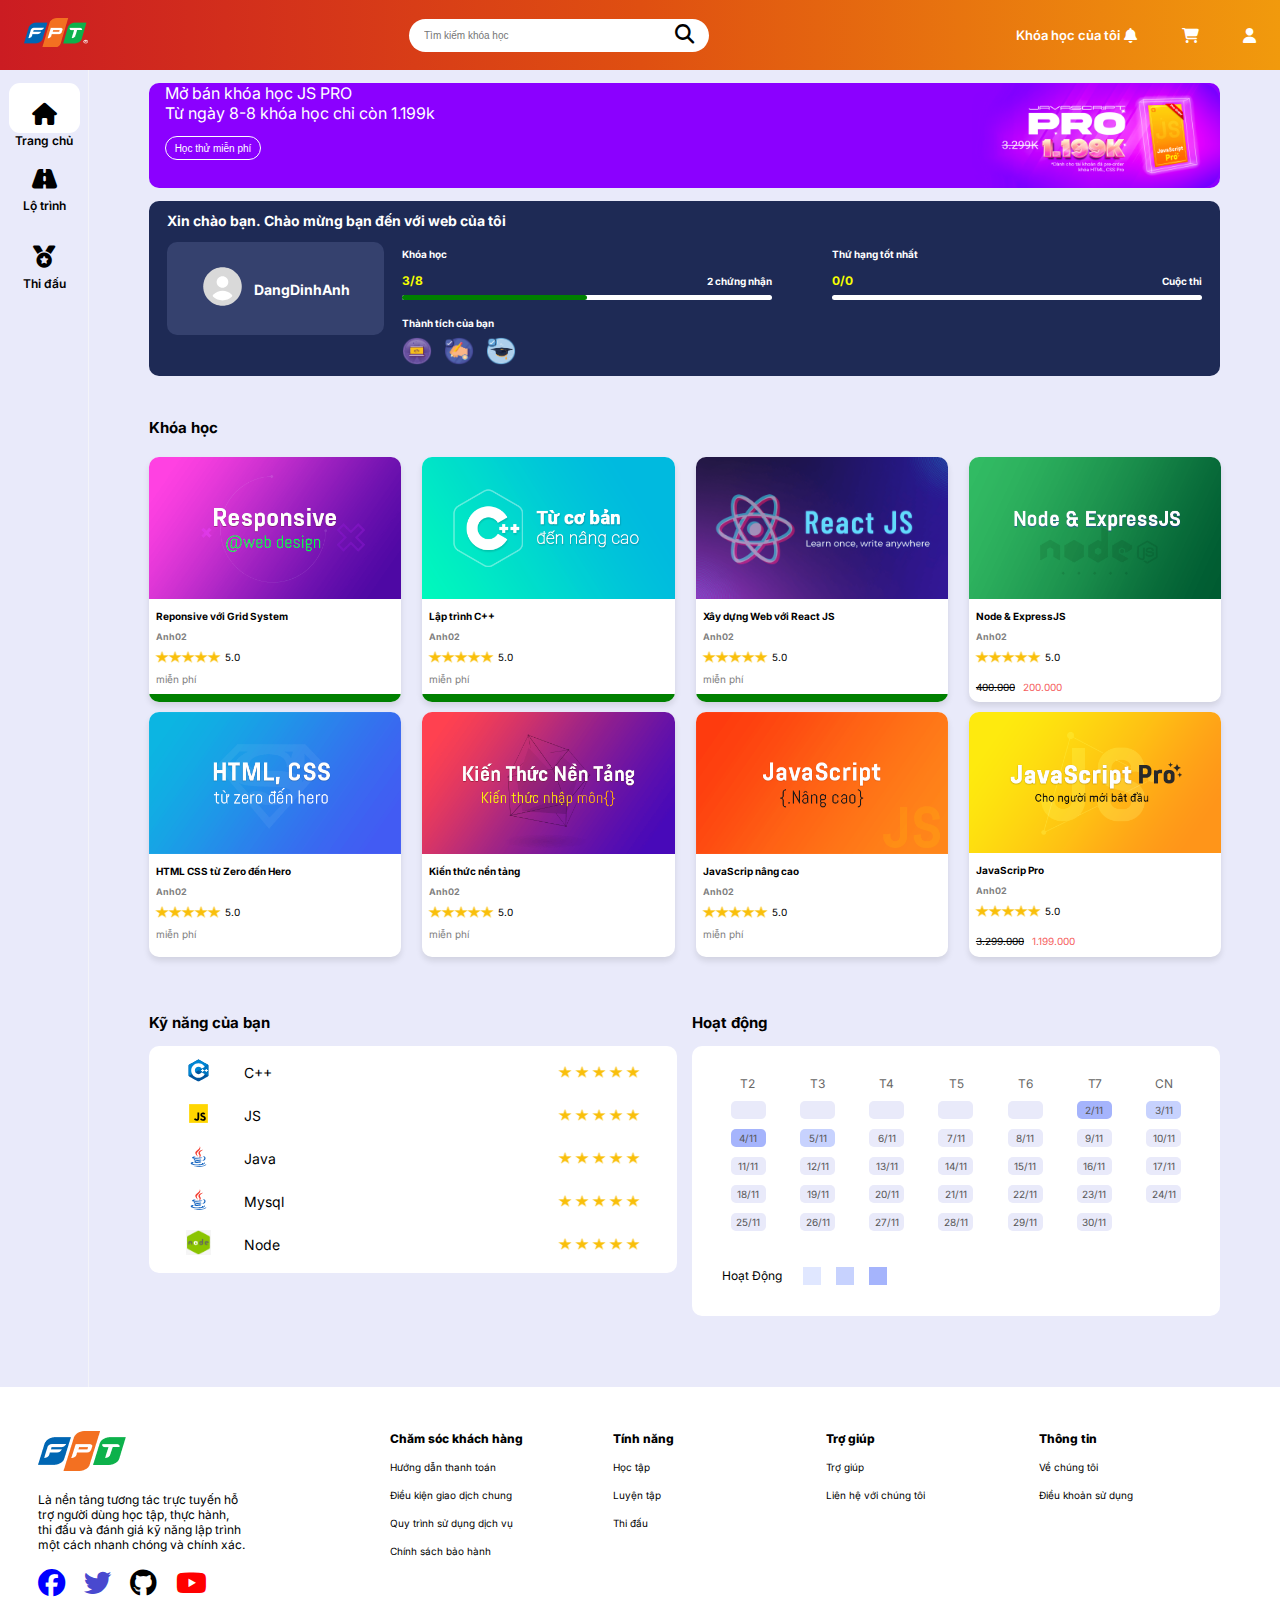
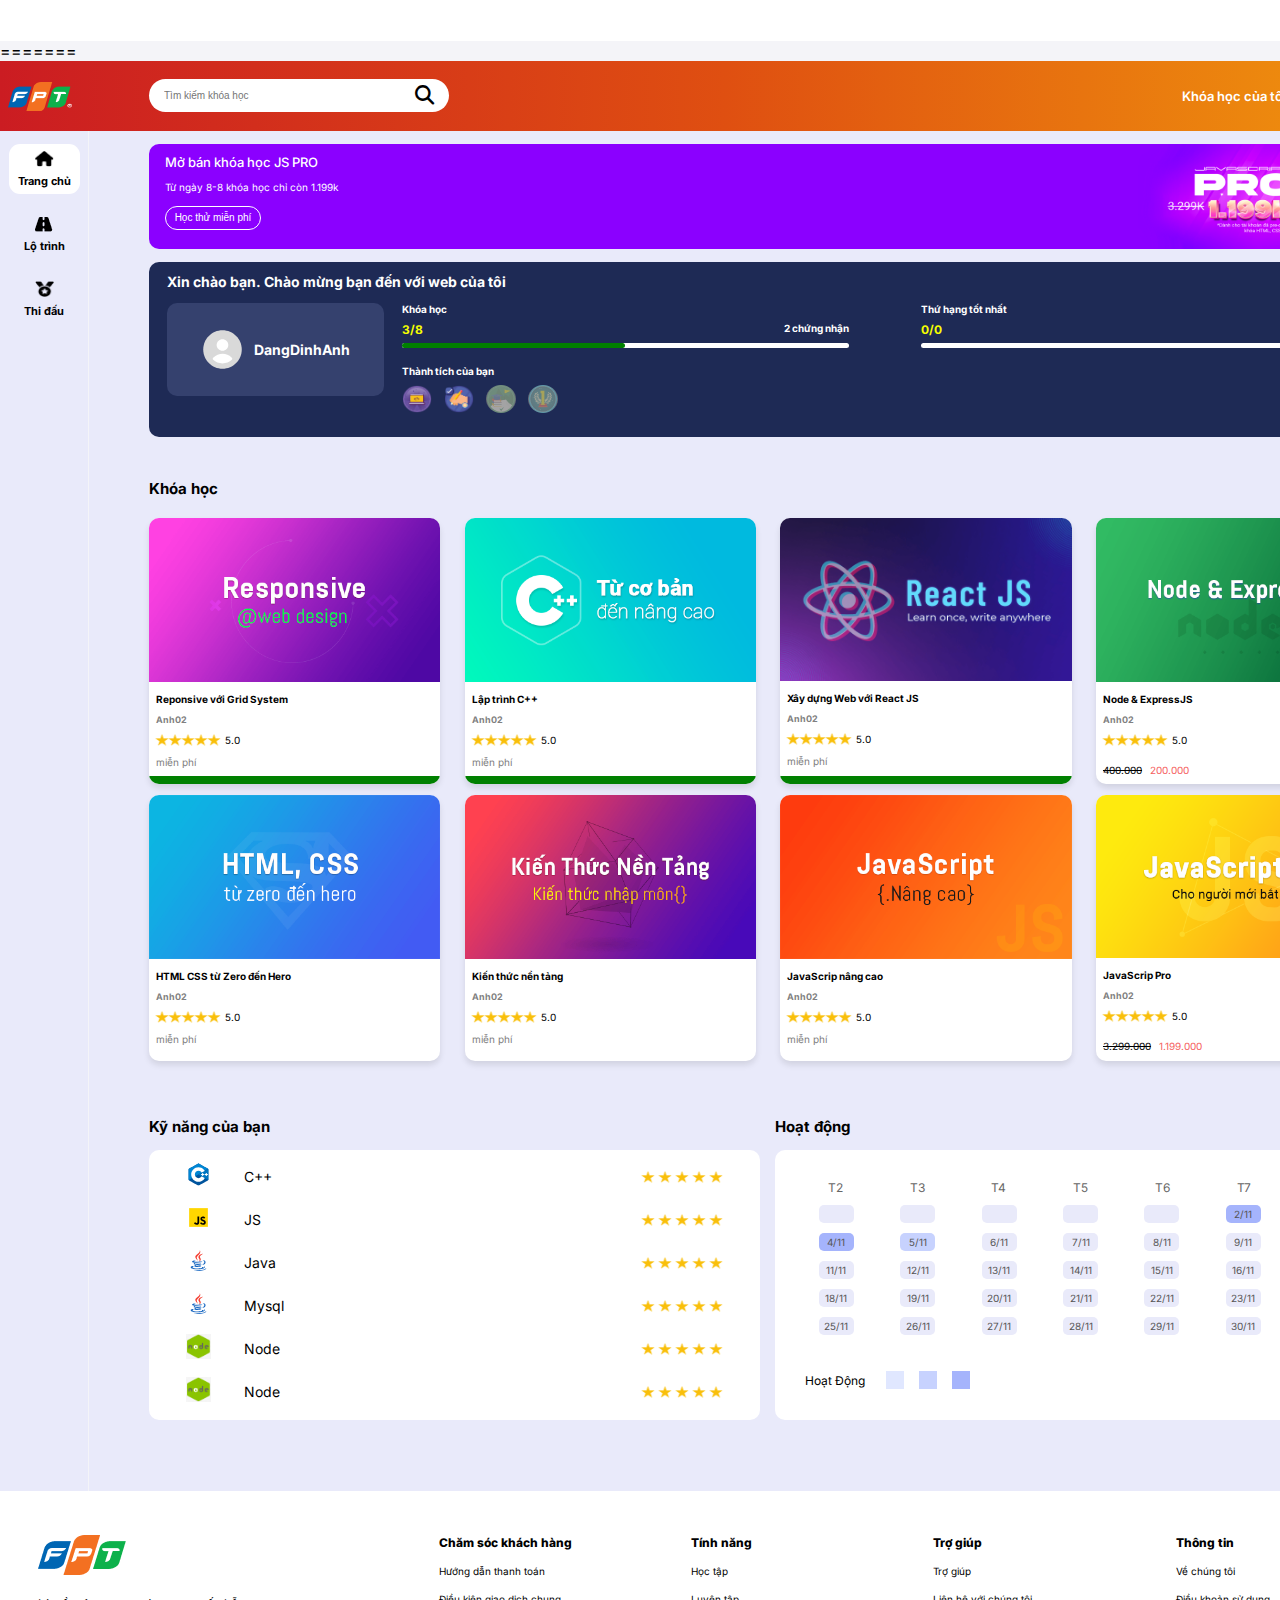
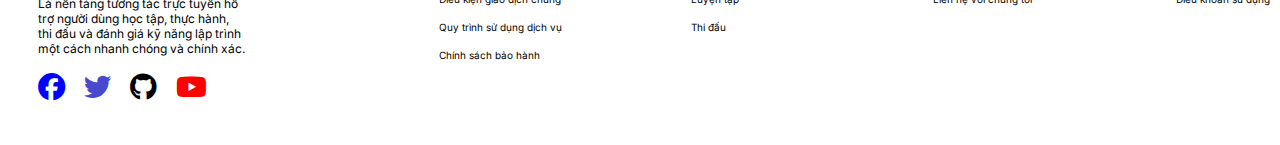
<file: index.html>
<!DOCTYPE html>
<html lang="vi">

<head>
    <meta charset="UTF-8">
    <meta name="viewport" content="width=device-width, initial-scale=1.0">
    <title>FPT</title>
    <link rel="icon" type="image/x-icon" href="img/logo-fpt-footer.svg">
    <link rel="stylesheet" href="style.css">
    <link rel="stylesheet" href="tablet.css">
    <link rel="stylesheet" href="mobile.css">
    <link rel="stylesheet" href="https://cdnjs.cloudflare.com/ajax/libs/font-awesome/6.5.0/css/all.min.css">
    <link rel="preconnect" href="https://fonts.googleapis.com">
    <link rel="preconnect" href="https://fonts.gstatic.com" crossorigin>
    <link
        href="https://fonts.googleapis.com/css2?family=Inter:ital,opsz,wght@0,14..32,100..900;1,14..32,100..900&display=swap"
        rel="stylesheet">
</head>

<body>

    <!-- Header -->
    <header class="header">
        <div class="logo">
            <img src="/img/logo-fpt-footer 1.png" alt="#" class="logo-fb">
        </div>
        <div class="search-container">
            <input type="text" class="search-bars" placeholder="Tìm kiếm khóa học">
            <i class="search-container-icon fa fa-search search-icon"></i>
        </div>
        <div class="user-options">
            <span class="user-text">Khóa học của tôi</span>
            <div class="header-notion">
                <i class="header-notionIcon fa-solid fa-bell"></i>
            </div>
            <div class="header-cart">
                <i class="header-iconCart fa-solid fa-cart-shopping"></i>
            </div>
            <div class="header-user">
                <i class="header-userIcon fa-solid fa-user"></i>
            </div>
            <div class="header-bar">
                <i class="header-iconBar fa-solid fa-bars"></i>
            </div>
        </div>
    </header>

    <!-- Thanh điều hướng màn mobile -->
    <div class="header-mobile">
        <div class="bag-total">
            <div class="total-bag">
                <div class="side-bar-home">
                    <i class="icon fa-solid fa-house"
                        style="margin-bottom: 0.6vw; position: relative; font-size: 3.54vw;"></i>
                    <div class="text"><span>Trang chủ</span></div>
                </div>

            </div>
        </div>
        <div class="side-bar-total">
            <div class="side-bar-home">
                <i class="side-bar-icon fa-solid fa-road" style="margin-bottom: 0.6vw;font-size: 3.54vw;"></i>
                <div class="text"><span>Lộ trình</span></div>
            </div>

        </div>
        <div class="side-bar-total">
            <div class="side-bar-home">
                <i class="side-bar-icon fa-solid fa-medal" style="margin-bottom: 0.6vw;font-size: 3.54vw;"></i>
                <div class="text"><span>Thi đấu</span></div>
            </div>

        </div>

    </div>
    <!-- Banner -->
    <div class="container">
        <section class="side-bar">
            <!-- <div class="block"></div> -->
            <div class="bag-total">
                <div class="total-bag">
                    <div class="side-bar-home">
                        <i class="side-bar-icon fa-solid fa-house"
                            style="display: flex; justify-self: center; align-items: center;margin-top: 1vw;margin-bottom: 0.6vw; position: relative; font-size: 1.74vw;"></i>
                    </div>
                    <div class="text"><span>Trang chủ</span></div>
                </div>
            </div>

            <div class="side-bar-home">
                <i class="side-bar-icon fa-solid fa-road"
                    style="margin-top: 20px;margin-bottom: 0.6vw;font-size: 1.74vw;"></i>
                <div class="text" style="margin-bottom: 1vw;"><span>Lộ trình</span></div>
            </div>

            <div class="side-bar-home">
                <i class="side-bar-icon fa-solid fa-medal"
                    style="margin-top: 20px;margin-bottom: 0.6vw;font-size: 1.74vw;"></i>
                <div class="text"><span>Thi đấu</span></div>
            </div>

        </section>
        <section class="banner1">
            <section class="banner2">
                <div class="banner">
                    <div class="total3">
                        <div class="text1">
                            <span>Mở bán khóa học JS PRO</span>
                        </div>
                        <div class="text2">
                            <span>Từ ngày 8-8 khóa học chỉ còn 1.199k</span>
                        </div>
                        <div class="btn-couse">
                            <button class="btn">Học thử miễn phí</button>
                        </div>
                    </div>
                    <div class="img-sale">
                        <img src="/img/banner.png" alt="#" class="img-sales">
                    </div>
                </div>
            </section>

            <!-- Thông tin người dùng -->
            <section class="dashpoad">
                <h3 class="title-text">Xin chào bạn. Chào mừng bạn đến với web của tôi</h3>
                <div class="dashpoad-item">
                    <div class="dashpoad-total">
                        <div class="user">
                            <img src="/img/user_1_2_06a7c179de0247aa93a41e68854b9b85.svg" alt="#" class="img-user">
                        </div>
                        <div class="user-name">
                            <span class="name-text">DangDinhAnh</span>
                        </div>
                    </div>
                    <div class="bag">
                        <div class="total-course">
                            <div class="course">
                                <div class="course-name">
                                    <span class="course-text">Khóa học</span>
                                </div>
                                <div class="course-total">
                                    <div class="course-number">
                                        <span class="number">3/8</span>
                                    </div>
                                    <div class="certification">
                                        <span class="certification-text">2 chứng nhận</span>
                                    </div>
                                </div>
                                <div class="progress-bar">
                                    <div class="green"></div>
                                </div>
                            </div>
                            <div class="course2">
                                <div class="course-name">
                                    <span class="course-text">Thứ hạng tốt nhất</span>
                                </div>
                                <div class="course-total">
                                    <div class="course-number">
                                        <span class="number">0/0</span>
                                    </div>
                                    <div class="certification">
                                        <span class="certification-text">Cuộc thi</span>
                                    </div>
                                </div>
                                <div class="progress-bar"></div>
                            </div>
                        </div>
                        <div class="course3">
                            <div class="course-name">
                                <span class="course-text">Thành tích của bạn</span>
                            </div>
                            <div class="total-img">
                                <img src="/img/first-time-logged-in.png" alt="#" class="img-1">
                                <img src="/img/Blog-post-01.png" alt="#" class="img-1">
                                <img src="/img/hoc-tap-01.png" alt="#" class="img-1">
                            </div>
                        </div>
                    </div>
                </div>
            </section>

            <!-- Khóa học -->
            <section class="courses">
                <div class="text-title">
                    <h3 class="title-course">Khóa học</h3>
                    <span class="see-more">Xem tất cả </span>
                </div>
                <div class="course-mobile">
                    <div class="course-item">
                        <img src="/img/Repo.png" alt="#" class="img-item">
                        <div class="course-title">
                            Reponsive với Grid System
                        </div>
                        <div class="course-author">Anh02</div>
                        <div class="course-star">
                            <img src="/img/Star 6.png" alt="#" class="course-star-icon">
                            <img src="/img/Star 6.png" alt="#" class="course-star-icon">
                            <img src="/img/Star 6.png" alt="#" class="course-star-icon">
                            <img src="/img/Star 6.png" alt="#" class="course-star-icon">
                            <img src="/img/Star 6.png" alt="#" class="course-star-icon">
                            <span class="number-star">5.0</span>
                        </div>
                        <div class="course-price">miễn phí</div>
                        <div class="progress">
                            <div class="progress-course"></div>
                        </div>
                    </div>
                    <div class="course-item">
                        <img src="/img/c++.png" alt="#" class="img-item">
                        <div class="course-title">
                            Lập trình C++
                        </div>
                        <div class="course-author">Anh02</div>
                        <div class="course-star">
                            <img src="/img/Star 6.png" alt="#" class="course-star-icon">
                            <img src="/img/Star 6.png" alt="#" class="course-star-icon">
                            <img src="/img/Star 6.png" alt="#" class="course-star-icon">
                            <img src="/img/Star 6.png" alt="#" class="course-star-icon">
                            <img src="/img/Star 6.png" alt="#" class="course-star-icon">
                            <span class="number-star">5.0</span>
                        </div>
                        <div class="course-price">miễn phí</div>
                        <div class="progress">
                            <div class="progress-course"></div>
                        </div>
                    </div>
                </div>
                <div class="course-list">
                    <div class="course-item">
                        <img src="/img/Repo.png" alt="#" class="img-item">
                        <div class="course-title">
                            Reponsive với Grid System
                        </div>
                        <div class="course-author">Anh02</div>
                        <div class="course-star">
                            <img src="/img/Star 6.png" alt="#" class="course-star-icon">
                            <img src="/img/Star 6.png" alt="#" class="course-star-icon">
                            <img src="/img/Star 6.png" alt="#" class="course-star-icon">
                            <img src="/img/Star 6.png" alt="#" class="course-star-icon">
                            <img src="/img/Star 6.png" alt="#" class="course-star-icon">
                            <span class="number-star">5.0</span>
                        </div>
                        <div class="course-price">miễn phí</div>
                        <div class="progress">
                            <div class="progress-course"></div>
                        </div>
                    </div>
                    <div class="course-item">
                        <img src="/img/c++.png" alt="#" class="img-item">
                        <div class="course-title">
                            Lập trình C++
                        </div>
                        <div class="course-author">Anh02</div>
                        <div class="course-star">
                            <img src="/img/Star 6.png" alt="#" class="course-star-icon">
                            <img src="/img/Star 6.png" alt="#" class="course-star-icon">
                            <img src="/img/Star 6.png" alt="#" class="course-star-icon">
                            <img src="/img/Star 6.png" alt="#" class="course-star-icon">
                            <img src="/img/Star 6.png" alt="#" class="course-star-icon">
                            <span class="number-star">5.0</span>
                        </div>
                        <div class="course-price">miễn phí</div>
                        <div class="progress">
                            <div class="progress-course"></div>
                        </div>
                    </div>
                    <div class="course-item">
                        <img src="/img/ractjs.png" alt="#" class="img-item">
                        <div class="course-title">
                            Xây dựng Web với React JS
                        </div>
                        <div class="course-author">Anh02</div>
                        <div class="course-star">
                            <img src="/img/Star 6.png" alt="#" class="course-star-icon">
                            <img src="/img/Star 6.png" alt="#" class="course-star-icon">
                            <img src="/img/Star 6.png" alt="#" class="course-star-icon">
                            <img src="/img/Star 6.png" alt="#" class="course-star-icon">
                            <img src="/img/Star 6.png" alt="#" class="course-star-icon">
                            <span class="number-star">5.0</span>
                        </div>
                        <div class="course-price">miễn phí</div>
                        <div class="progress">
                            <div class="progress-course"></div>
                        </div>
                    </div>
                    <div class="course-item">
                        <img src="/img/node.png" alt="#" class="img-item">
                        <div class="course-title">
                            Node & ExpressJS
                        </div>
                        <div class="course-author">Anh02</div>
                        <div class="course-star">
                            <img src="/img/Star 6.png" alt="#" class="course-star-icon">
                            <img src="/img/Star 6.png" alt="#" class="course-star-icon">
                            <img src="/img/Star 6.png" alt="#" class="course-star-icon">
                            <img src="/img/Star 6.png" alt="#" class="course-star-icon">
                            <img src="/img/Star 6.png" alt="#" class="course-star-icon">
                            <span class="number-star">5.0</span>
                        </div>
                        <div class="course-prices"><del>400.000</del> <span
                                style="color: #F56060; margin-left: 5px;">200.000</span></div>
                    </div>
                    <div class="course-item">
                        <img src="/img/Html.png" alt="#" class="img-item">
                        <div class="course-title">
                            HTML CSS từ Zero đến Hero
                        </div>
                        <div class="course-author">Anh02</div>
                        <div class="course-star">
                            <img src="/img/Star 6.png" alt="#" class="course-star-icon">
                            <img src="/img/Star 6.png" alt="#" class="course-star-icon">
                            <img src="/img/Star 6.png" alt="#" class="course-star-icon">
                            <img src="/img/Star 6.png" alt="#" class="course-star-icon">
                            <img src="/img/Star 6.png" alt="#" class="course-star-icon">
                            <span class="number-star">5.0</span>
                        </div>
                        <div class="course-price">miễn phí</div>
                    </div>
                    <div class="course-item">
                        <img src="/img/7.png" alt="#" class="img-item">
                        <div class="course-title">
                            Kiến thức nền tảng
                        </div>
                        <div class="course-author">Anh02</div>
                        <div class="course-star">
                            <img src="/img/Star 6.png" alt="#" class="course-star-icon">
                            <img src="/img/Star 6.png" alt="#" class="course-star-icon">
                            <img src="/img/Star 6.png" alt="#" class="course-star-icon">
                            <img src="/img/Star 6.png" alt="#" class="course-star-icon">
                            <img src="/img/Star 6.png" alt="#" class="course-star-icon">
                            <span class="number-star">5.0</span>
                        </div>
                        <div class="course-price">miễn phí</div>
                    </div>
                    <div class="course-item">
                        <img src="/img/12.png" alt="#" class="img-item">
                        <div class="course-title">
                            JavaScrip nâng cao
                        </div>
                        <div class="course-author">Anh02</div>
                        <div class="course-star">
                            <img src="/img/Star 6.png" alt="#" class="course-star-icon">
                            <img src="/img/Star 6.png" alt="#" class="course-star-icon">
                            <img src="/img/Star 6.png" alt="#" class="course-star-icon">
                            <img src="/img/Star 6.png" alt="#" class="course-star-icon">
                            <img src="/img/Star 6.png" alt="#" class="course-star-icon">
                            <span class="number-star">5.0</span>
                        </div>
                        <div class="course-price">miễn phí</div>
                    </div>
                    <div class="course-item">
                        <img src="/img/jspro.png" alt="#" class="img-item">
                        <div class="course-title">
                            JavaScrip Pro
                        </div>
                        <div class="course-author">Anh02</div>
                        <div class="course-star">
                            <img src="/img/Star 6.png" alt="#" class="course-star-icon">
                            <img src="/img/Star 6.png" alt="#" class="course-star-icon">
                            <img src="/img/Star 6.png" alt="#" class="course-star-icon">
                            <img src="/img/Star 6.png" alt="#" class="course-star-icon">
                            <img src="/img/Star 6.png" alt="#" class="course-star-icon">
                            <span class="number-star">5.0</span>
                        </div>
                        <div class="course-prices"><del>3.299.000</del> <span
                                style="color: #F56060; margin-left: 5px;">1.199.000</span></div>
                    </div>
                </div>
            </section>

            <!-- Kỹ năng -->
            <div class="wrap">
                <section class="skills">
                    <h3 class="title-courses">Kỹ năng của bạn</h3>
                    <div class="skill-total">
                        <div class="skill-list">
                            <div class="skill-js">
                                <div class="skill-img">
                                    <img src="/img/Cplus.svg" alt="#" class="img-couser">
                                </div>
                                <div class="skill-text">C++</div>
                            </div>
                            <div class="skill-star">
                                <img src="/img/Star 6.png" alt="#" class="course-star-icon">
                                <img src="/img/Star 6.png" alt="#" class="course-star-icon">
                                <img src="/img/Star 6.png" alt="#" class="course-star-icon">
                                <img src="/img/Star 6.png" alt="#" class="course-star-icon">
                                <img src="/img/Star 6.png" alt="#" class="course-star-icon">
                            </div>
                        </div>
                        <div class="skill-list">
                            <div class="skill-js">
                                <div class="skill-img">
                                    <img src="/img/JS.svg" alt="#" class="img-couser">
                                </div>
                                <div class="skill-text">JS</div>
                            </div>
                            <div class="skill-star">
                                <img src="/img/Star 6.png" alt="#" class="course-star-icon">
                                <img src="/img/Star 6.png" alt="#" class="course-star-icon">
                                <img src="/img/Star 6.png" alt="#" class="course-star-icon">
                                <img src="/img/Star 6.png" alt="#" class="course-star-icon">
                                <img src="/img/Star 6.png" alt="#" class="course-star-icon">
                            </div>
                        </div>
                        <div class="skill-list">
                            <div class="skill-js">
                                <div class="skill-img">
                                    <img src="/img/Java.svg" alt="#" class="img-couser">
                                </div>
                                <div class="skill-text">Java</div>
                            </div>
                            <div class="skill-star">
                                <img src="/img/Star 6.png" alt="#" class="course-star-icon">
                                <img src="/img/Star 6.png" alt="#" class="course-star-icon">
                                <img src="/img/Star 6.png" alt="#" class="course-star-icon">
                                <img src="/img/Star 6.png" alt="#" class="course-star-icon">
                                <img src="/img/Star 6.png" alt="#" class="course-star-icon">
                            </div>
                        </div>
                        <div class="skill-list">
                            <div class="skill-js">
                                <div class="skill-img">
                                    <img src="/img/Java.svg" alt="#" class="img-couser">
                                </div>
                                <div class="skill-text">Mysql</div>
                            </div>
                            <div class="skill-star">
                                <img src="/img/Star 6.png" alt="#" class="course-star-icon">
                            <img src="/img/Star 6.png" alt="#" class="course-star-icon">
                            <img src="/img/Star 6.png" alt="#" class="course-star-icon">
                            <img src="/img/Star 6.png" alt="#" class="course-star-icon">
                            <img src="/img/Star 6.png" alt="#" class="course-star-icon">
                            </div>
                        </div>
                        <div class="skill-list">
                            <div class="skill-js">
                                <div class="skill-img">
                                    <img class="img-couser"
                                        src="/img/no6273w13b-node-js-logo-what-does-it-take-to-support-node-js-esm-the-guild-blog.png "
                                        alt="#">
                                </div>
                                <div class="skill-text">Node</div>
                            </div>
                            <div class="skill-star">
                                <img src="/img/Star 6.png" alt="#" class="course-star-icon">
                                <img src="/img/Star 6.png" alt="#" class="course-star-icon">
                                <img src="/img/Star 6.png" alt="#" class="course-star-icon">
                                <img src="/img/Star 6.png" alt="#" class="course-star-icon">
                                <img src="/img/Star 6.png" alt="#" class="course-star-icon">
                            </div>
                        </div>
                    </div>

                </section>

                <!-- Hoạt động -->
                <section class="calendar">
                    <h3 class="title-courses">Hoạt động</h3>
                    <div class="calendar-container">
                        <div class="calendar-header">
                            <div>T2</div>
                            <div>T3</div>
                            <div>T4</div>
                            <div>T5</div>
                            <div>T6</div>
                            <div>T7</div>
                            <div>CN</div>
                        </div>
                        <div class="calendar-body">
                            <div class="day">
                                <div class="date"></div>
                                <div class="date high">4/11</div>
                                <div class="date">11/11</div>
                                <div class="date">18/11</div>
                                <div class="date">25/11</div>
                            </div>
                            <div class="day">
                                <div class="date"></div>
                                <div class="date medium">5/11</div>
                                <div class="date">12/11</div>
                                <div class="date">19/11</div>
                                <div class="date">26/11</div>
                            </div>
                            <div class="day">
                                <div class="date"></div>
                                <div class="date">6/11</div>
                                <div class="date">13/11</div>
                                <div class="date">20/11</div>
                                <div class="date">27/11</div>
                            </div>
                            <div class="day">
                                <div class="date"></div>
                                <div class="date">7/11</div>
                                <div class="date">14/11</div>
                                <div class="date">21/11</div>
                                <div class="date">28/11</div>
                            </div>
                            <div class="day">
                                <div class="date"></div>
                                <div class="date">8/11</div>
                                <div class="date">15/11</div>
                                <div class="date">22/11</div>
                                <div class="date">29/11</div>
                            </div>
                            <div class="day">
                                <div class="date high">2/11</div>
                                <div class="date">9/11</div>
                                <div class="date">16/11</div>
                                <div class="date">23/11</div>
                                <div class="date">30/11</div>
                            </div>
                            <div class="day">
                                <div class="date medium">3/11</div>
                                <div class="date">10/11</div>
                                <div class="date">17/11</div>
                                <div class="date">24/11</div>
                            </div>
                        </div>
                        <div class="legend">
                            <span class="text-hd">Hoạt Động</span>
                            <div class="legend-item">
                                <div class="legend-color low"></div>
                            </div>
                            <div class="legend-item">
                                <div class="legend-color medium"></div>
                            </div>
                            <div class="legend-item">
                                <div class="legend-color high"></div>
                            </div>
                        </div>
                    </div>
                </section>
            </div>
        </section>
    </div>

    <!-- Footer -->
    <footer class="footer">
        <div class="total-footer">
            <div class="logo-ft">
                <div class="logo-img">
                    <img src="/img/logo-fpt-footer 2.png" alt="#" class="logo-fpt">
                </div>
                <div class="describe">
                    Là nền tảng tương tác trực tuyến hỗ<br>  trợ người dùng học tập, thực hành,<br> thi đấu và đánh
                    giá kỹ năng
                    lập trình<br> một cách nhanh chóng và chính xác.
                </div>
                <div class="contact">
                    <i class="contact-fb fa-brands fa-facebook"></i>
                    <i class="contact-tw fa-brands fa-twitter"></i>
                    <i class="contact-gh fa-brands fa-github"></i>
                    <i class="contact-yt fa-brands fa-youtube"></i>
                </div>
            </div>
            <div class="total-care">
                <div class="cares1">
                    <div class="care">
                        Chăm sóc khách hàng
                    </div>
                    <div class="instruct">
                        Hướng dẫn thanh toán
                    </div>
                    <div class="instruct">
                        Điều kiện giao dịch chung
                    </div>
                    <div class="instruct">
                        Quy trình sử dụng dịch vụ
                    </div>
                    <div class="instruct">
                        Chính sách bảo hành
                    </div>
                </div>
                <div class="cares">
                    <div class="care">
                        Tính năng
                    </div>
                    <div class="instruct">
                        Học tập
                    </div>
                    <div class="instruct">
                        Luyện tập
                    </div>
                    <div class="instruct">
                        Thi đấu
                    </div>
                </div>
                <div class="cares">
                    <div class="care">
                        Trợ giúp
                    </div>
                    <div class="instruct">
                        Trợ giúp
                    </div>
                    <div class="instruct">
                        Liên hệ với chúng tôi
                    </div>
                </div>
                <div class="cares">
                    <div class="care">
                        Thông tin
                    </div>
                    <div class="instruct">
                        Về chúng tôi
                    </div>
                    <div class="instruct">
                        Điều khoản sử dụng
                    </div>
                </div>

            </div>
        </div>
    </footer>

</body>

</html>
=======
    <meta charset="UTF-8" />
    <meta name="viewport" content="width=device-width, initial-scale=1.0" />
    <title>FPT</title>
    <link rel="icon" type="image/x-icon" href="./img/logo-fpt-footer.svg" />
    <link rel="stylesheet" href="./style.css" />
    <link rel="stylesheet" href="./tablet.css" />
    <link rel="stylesheet" href="./mobile.css" />
    <link rel="stylesheet" href="https://cdnjs.cloudflare.com/ajax/libs/font-awesome/6.5.0/css/all.min.css" />
    <link rel="preconnect" href="https://fonts.googleapis.com" />
    <link rel="preconnect" href="https://fonts.gstatic.com" crossorigin />
    <link
        href="https://fonts.googleapis.com/css2?family=Inter:ital,opsz,wght@0,14..32,100..900;1,14..32,100..900&display=swap"
        rel="stylesheet" />
</head>

<body>
    <div class="main">
        <!-- Header -->
        <header class="header">
            <div class="header_search">
                <img src="./img/logo-fpt-footer 1.png" alt="#" class="logo-fb" />
                <div class="search-container">
                    <input type="text" class="search-bars" placeholder="Tìm kiếm khóa học" />
                    <i class="search-container-icon fa fa-search search-icon"></i>
                </div>
                <img class="img-bar" src="./img/bars-solid 1.png" alt="#">
            </div>

            <div class="user-options">
                <span class="user-text">Khóa học của tôi</span>
                <img src="./img/img-bell.png" alt="#">
                <img src="./img/cart-img.png" alt="#">
                <img src="./img/Vector-img.png" alt="#">
            </div>

        </header>

        <!-- Thanh điều hướng màn mobile -->
        <div class="header-mobile">
            <div class="bag-total">
                <div class="total-bag">
                    <div class="side-bar-home">
                        <i class="icon fa-solid fa-house" style="
                    margin-bottom: 0.6vw;
                    position: relative;
                    font-size: 13px;"></i>
                        <div class="text"><span>Trang chủ</span></div>
                    </div>
                </div>
            </div>
            <div class="side-bar-total">
                <div class="side-bar-home">
                    <i class="side-bar-icon fa-solid fa-road" style="margin-bottom: 0.6vw; font-size: 13px"></i>
                    <div class="text"><span>Lộ trình</span></div>
                </div>
            </div>
            <div class="side-bar-total">
                <div class="side-bar-home">
                    <i class="side-bar-icon fa-solid fa-medal" style="margin-bottom: 0.6vw; font-size: 13px"></i>
                    <div class="text"><span>Thi đấu</span></div>
                </div>
            </div>
        </div>
        <!-- Banner -->
        <div class="container">
            <section class="side-bar">
                <!-- <div class="block"></div> -->
                <div class="total-bag">
                    <img src="./img/house-img.png" alt="#">
                    <p>Trang chủ</p>
                </div>
                <div class="total-bag">
                    <img src="./img/road-img.png" alt="#">
                    <p>Lộ trình</p>
                </div>
                <div class="total-bag">
                    <img src="./img/cup-img.png" alt="#">
                    <p>Thi đấu</p>
                </div>
            </section>
            <section class="banner1">
                <div class="banner">
                    <div class="total3">
                        <p>Mở bán khóa học JS PRO</p>
                        <p>Từ ngày 8-8 khóa học chỉ còn 1.199k</p>
                        <button class="btn">Học thử miễn phí</button>
                    </div>
                    <div class="img-sale">
                        <img src="./img/banner.png" alt="#" class="img-sales" />
                    </div>
                </div>
                <!-- Thông tin người dùng -->
                <section class="dashpoad">
                    <p class="title-text">
                        Xin chào bạn. Chào mừng bạn đến với web của tôi
                    </p>
                    <div class="dashpoad-item">
                        <div class="dashpoad-total">
                            <img src="./img/user_1_2_06a7c179de0247aa93a41e68854b9b85.svg" alt="#" class="img-user" />
                            <span class="name-text">DangDinhAnh</span>
                        </div>
                        <div class="bag">
                            <div class="total-course">
                                <div class="course">
                                    <p class="course-text">Khóa học</p>
                                    <div class="course-total">
                                        <p class="number">3/8</p>
                                        <p class="certification-text">2 chứng nhận</p>
                                    </div>
                                    <div class="progress-bar">
                                        <div class="green"></div>
                                    </div>
                                </div>
                                <div class="course">
                                    <p class="course-text">Thứ hạng tốt nhất</p>
                                    <div class="course-total">
                                        <p class="number">0/0</p>
                                        <p class="certification-text">Cuộc thi</p>
                                    </div>
                                    <div class="progress-bar">
                                    </div>
                                </div>
                            </div>
                            <div class="course3">
                                <div class="course-name">
                                    <span class="course-text">Thành tích của bạn</span>
                                </div>
                                <div class="total-img">
                                    <img src="./img/first-time-logged-in.png" alt="#" class="img-1" />
                                    <img src="./img/Blog-post-01.png" alt="#" class="img-1" />
                                    <img src="./img/luyentap-01.png" alt="#" class="img-1" />
                                    <img src="./img/thi dau-01.png" alt="#" class="img-1" />
                                </div>
                            </div>
                        </div>
                    </div>
                </section>

                <!-- Khóa học -->
                <section class="courses">
                    <div class="text-title">
                        <h3 class="title-course">Khóa học</h3>
                        <span class="see-more">Xem tất cả </span>
                    </div>
                    <div class="course-mobile">
                        <div class="course-item">
                            <img src="./img/Repo.png" alt="#" class="img-item" />
                            <div class="course-title">Reponsive với Grid System</div>
                            <div class="course-author">Anh02</div>
                            <div class="course-star">
                                <img src="./img/Star 6.png" alt="#" class="course-star-icon" />
                                <img src="./img/Star 6.png" alt="#" class="course-star-icon" />
                                <img src="./img/Star 6.png" alt="#" class="course-star-icon" />
                                <img src="./img/Star 6.png" alt="#" class="course-star-icon" />
                                <img src="./img/Star 6.png" alt="#" class="course-star-icon" />
                                <span class="number-star">5.0</span>
                            </div>
                            <div class="course-price">miễn phí</div>
                            <div class="progress">
                                <div class="progress-course"></div>
                            </div>
                        </div>
                        <div class="course-item">
                            <img src="./img/c++.png" alt="#" class="img-item" />
                            <div class="course-title">Lập trình C++</div>
                            <div class="course-author">Anh02</div>
                            <div class="course-star">
                                <img src="./img/Star 6.png" alt="#" class="course-star-icon" />
                                <img src="./img/Star 6.png" alt="#" class="course-star-icon" />
                                <img src="./img/Star 6.png" alt="#" class="course-star-icon" />
                                <img src="./img/Star 6.png" alt="#" class="course-star-icon" />
                                <img src="./img/Star 6.png" alt="#" class="course-star-icon" />
                                <span class="number-star">5.0</span>
                            </div>
                            <div class="course-price">miễn phí</div>
                            <div class="progress">
                                <div class="progress-course"></div>
                            </div>
                        </div>
                    </div>
                    <div class="course-list">
                        <div class="course-item">
                            <img src="./img/Repo.png" alt="#" class="img-item" />
                            <div class="course-title">Reponsive với Grid System</div>
                            <div class="course-author">Anh02</div>
                            <div class="course-star">
                                <img src="./img/Star 6.png" alt="#" class="course-star-icon" />
                                <img src="./img/Star 6.png" alt="#" class="course-star-icon" />
                                <img src="./img/Star 6.png" alt="#" class="course-star-icon" />
                                <img src="./img/Star 6.png" alt="#" class="course-star-icon" />
                                <img src="./img/Star 6.png" alt="#" class="course-star-icon" />
                                <span class="number-star">5.0</span>
                            </div>
                            <div class="course-price">miễn phí</div>
                            <div class="progress">
                                <div class="progress-course"></div>
                            </div>
                        </div>
                        <div class="course-item">
                            <img src="./img/c++.png" alt="#" class="img-item" />
                            <div class="course-title">Lập trình C++</div>
                            <div class="course-author">Anh02</div>
                            <div class="course-star">
                                <img src="./img/Star 6.png" alt="#" class="course-star-icon" />
                                <img src="./img/Star 6.png" alt="#" class="course-star-icon" />
                                <img src="./img/Star 6.png" alt="#" class="course-star-icon" />
                                <img src="./img/Star 6.png" alt="#" class="course-star-icon" />
                                <img src="./img/Star 6.png" alt="#" class="course-star-icon" />
                                <span class="number-star">5.0</span>
                            </div>
                            <div class="course-price">miễn phí</div>
                            <div class="progress">
                                <div class="progress-course"></div>
                            </div>
                        </div>
                        <div class="course-item">
                            <img src="./img/ractjs.png" alt="#" class="img-item" />
                            <div class="course-title">Xây dựng Web với React JS</div>
                            <div class="course-author">Anh02</div>
                            <div class="course-star">
                                <img src="./img/Star 6.png" alt="#" class="course-star-icon" />
                                <img src="./img/Star 6.png" alt="#" class="course-star-icon" />
                                <img src="./img/Star 6.png" alt="#" class="course-star-icon" />
                                <img src="./img/Star 6.png" alt="#" class="course-star-icon" />
                                <img src="./img/Star 6.png" alt="#" class="course-star-icon" />
                                <span class="number-star">5.0</span>
                            </div>
                            <div class="course-price">miễn phí</div>
                            <div class="progress">
                                <div class="progress-course"></div>
                            </div>
                        </div>
                        <div class="course-item">
                            <img src="./img/node.png" alt="#" class="img-item" />
                            <div class="course-title">Node & ExpressJS</div>
                            <div class="course-author">Anh02</div>
                            <div class="course-star">
                                <img src="./img/Star 6.png" alt="#" class="course-star-icon" />
                                <img src="./img/Star 6.png" alt="#" class="course-star-icon" />
                                <img src="./img/Star 6.png" alt="#" class="course-star-icon" />
                                <img src="./img/Star 6.png" alt="#" class="course-star-icon" />
                                <img src="./img/Star 6.png" alt="#" class="course-star-icon" />
                                <span class="number-star">5.0</span>
                            </div>
                            <div class="course-prices">
                                <del>400.000</del>
                                <span style="color: #f56060; margin-left: 5px">200.000</span>
                            </div>
                        </div>
                        <div class="course-item">
                            <img src="./img/Html.png" alt="#" class="img-item" />
                            <div class="course-title">HTML CSS từ Zero đến Hero</div>
                            <div class="course-author">Anh02</div>
                            <div class="course-star">
                                <img src="./img/Star 6.png" alt="#" class="course-star-icon" />
                                <img src="./img/Star 6.png" alt="#" class="course-star-icon" />
                                <img src="./img/Star 6.png" alt="#" class="course-star-icon" />
                                <img src="./img/Star 6.png" alt="#" class="course-star-icon" />
                                <img src="./img/Star 6.png" alt="#" class="course-star-icon" />
                                <span class="number-star">5.0</span>
                            </div>
                            <div class="course-price">miễn phí</div>
                        </div>
                        <div class="course-item">
                            <img src="./img/7.png" alt="#" class="img-item" />
                            <div class="course-title">Kiến thức nền tảng</div>
                            <div class="course-author">Anh02</div>
                            <div class="course-star">
                                <img src="./img/Star 6.png" alt="#" class="course-star-icon" />
                                <img src="./img/Star 6.png" alt="#" class="course-star-icon" />
                                <img src="./img/Star 6.png" alt="#" class="course-star-icon" />
                                <img src="./img/Star 6.png" alt="#" class="course-star-icon" />
                                <img src="./img/Star 6.png" alt="#" class="course-star-icon" />
                                <span class="number-star">5.0</span>
                            </div>
                            <div class="course-price">miễn phí</div>
                        </div>
                        <div class="course-item">
                            <img src="./img/12.png" alt="#" class="img-item" />
                            <div class="course-title">JavaScrip nâng cao</div>
                            <div class="course-author">Anh02</div>
                            <div class="course-star">
                                <img src="./img/Star 6.png" alt="#" class="course-star-icon" />
                                <img src="./img/Star 6.png" alt="#" class="course-star-icon" />
                                <img src="./img/Star 6.png" alt="#" class="course-star-icon" />
                                <img src="./img/Star 6.png" alt="#" class="course-star-icon" />
                                <img src="./img/Star 6.png" alt="#" class="course-star-icon" />
                                <span class="number-star">5.0</span>
                            </div>
                            <div class="course-price">miễn phí</div>
                        </div>
                        <div class="course-item">
                            <img src="./img/jspro.png" alt="#" class="img-item" />
                            <div class="course-title">JavaScrip Pro</div>
                            <div class="course-author">Anh02</div>
                            <div class="course-star">
                                <img src="./img/Star 6.png" alt="#" class="course-star-icon" />
                                <img src="./img/Star 6.png" alt="#" class="course-star-icon" />
                                <img src="./img/Star 6.png" alt="#" class="course-star-icon" />
                                <img src="./img/Star 6.png" alt="#" class="course-star-icon" />
                                <img src="./img/Star 6.png" alt="#" class="course-star-icon" />
                                <span class="number-star">5.0</span>
                            </div>
                            <div class="course-prices">
                                <del>3.299.000</del>
                                <span style="color: #f56060; margin-left: 5px">1.199.000</span>
                            </div>
                        </div>
                    </div>
                </section>

                <!-- Kỹ năng -->
                <div class="wrap">
                    <section class="skills">
                        <h3 class="title-courses">Kỹ năng của bạn</h3>
                        <div class="skill-total">
                            <div class="skill-list">
                                <div class="skill-js">
                                    <div class="skill-img">
                                        <img src="./img/Cplus.svg" alt="#" class="img-couser" />
                                    </div>
                                    <div class="skill-text">C++</div>
                                </div>
                                <div class="skill-star">
                                    <img src="./img/Star 6.png" alt="#" class="course-star-icon" />
                                    <img src="./img/Star 6.png" alt="#" class="course-star-icon" />
                                    <img src="./img/Star 6.png" alt="#" class="course-star-icon" />
                                    <img src="./img/Star 6.png" alt="#" class="course-star-icon" />
                                    <img src="./img/Star 6.png" alt="#" class="course-star-icon" />
                                </div>
                            </div>
                            <div class="skill-list">
                                <div class="skill-js">
                                    <div class="skill-img">
                                        <img src="./img/JS.svg" alt="#" class="img-couser" />
                                    </div>
                                    <div class="skill-text">JS</div>
                                </div>
                                <div class="skill-star">
                                    <img src="./img/Star 6.png" alt="#" class="course-star-icon" />
                                    <img src="./img/Star 6.png" alt="#" class="course-star-icon" />
                                    <img src="./img/Star 6.png" alt="#" class="course-star-icon" />
                                    <img src="./img/Star 6.png" alt="#" class="course-star-icon" />
                                    <img src="./img/Star 6.png" alt="#" class="course-star-icon" />
                                </div>
                            </div>
                            <div class="skill-list">
                                <div class="skill-js">
                                    <div class="skill-img">
                                        <img src="./img/Java.svg" alt="#" class="img-couser" />
                                    </div>
                                    <div class="skill-text">Java</div>
                                </div>
                                <div class="skill-star">
                                    <img src="./img/Star 6.png" alt="#" class="course-star-icon" />
                                    <img src="./img/Star 6.png" alt="#" class="course-star-icon" />
                                    <img src="./img/Star 6.png" alt="#" class="course-star-icon" />
                                    <img src="./img/Star 6.png" alt="#" class="course-star-icon" />
                                    <img src="./img/Star 6.png" alt="#" class="course-star-icon" />
                                </div>
                            </div>
                            <div class="skill-list">
                                <div class="skill-js">
                                    <div class="skill-img">
                                        <img src="./img/Java.svg" alt="#" class="img-couser" />
                                    </div>
                                    <div class="skill-text">Mysql</div>
                                </div>
                                <div class="skill-star">
                                    <img src="./img/Star 6.png" alt="#" class="course-star-icon" />
                                    <img src="./img/Star 6.png" alt="#" class="course-star-icon" />
                                    <img src="./img/Star 6.png" alt="#" class="course-star-icon" />
                                    <img src="./img/Star 6.png" alt="#" class="course-star-icon" />
                                    <img src="./img/Star 6.png" alt="#" class="course-star-icon" />
                                </div>
                            </div>
                            <div class="skill-list">
                                <div class="skill-js">
                                    <div class="skill-img">
                                        <img class="img-couser"
                                            src="./img/no6273w13b-node-js-logo-what-does-it-take-to-support-node-js-esm-the-guild-blog.png "
                                            alt="#" />
                                    </div>
                                    <div class="skill-text">Node</div>
                                </div>
                                <div class="skill-star">
                                    <img src="./img/Star 6.png" alt="#" class="course-star-icon" />
                                    <img src="./img/Star 6.png" alt="#" class="course-star-icon" />
                                    <img src="./img/Star 6.png" alt="#" class="course-star-icon" />
                                    <img src="./img/Star 6.png" alt="#" class="course-star-icon" />
                                    <img src="./img/Star 6.png" alt="#" class="course-star-icon" />
                                </div>
                            </div>
                            <div class="skill-list">
                                <div class="skill-js">
                                    <div class="skill-img">
                                        <img class="img-couser"
                                            src="./img/no6273w13b-node-js-logo-what-does-it-take-to-support-node-js-esm-the-guild-blog.png "
                                            alt="#" />
                                    </div>
                                    <div class="skill-text">Node</div>
                                </div>
                                <div class="skill-star">
                                    <img src="./img/Star 6.png" alt="#" class="course-star-icon" />
                                    <img src="./img/Star 6.png" alt="#" class="course-star-icon" />
                                    <img src="./img/Star 6.png" alt="#" class="course-star-icon" />
                                    <img src="./img/Star 6.png" alt="#" class="course-star-icon" />
                                    <img src="./img/Star 6.png" alt="#" class="course-star-icon" />
                                </div>
                            </div>
                        </div>
                    </section>

                    <!-- Hoạt động -->
                    <section class="calendar">
                        <h3 class="title-courses">Hoạt động</h3>
                        <div class="calendar-container">
                            <div class="calendar-header">
                                <div>T2</div>
                                <div>T3</div>
                                <div>T4</div>
                                <div>T5</div>
                                <div>T6</div>
                                <div>T7</div>
                                <div>CN</div>
                            </div>
                            <div class="calendar-body">
                                <div class="day">
                                    <div class="date"></div>
                                    <div class="date high">4/11</div>
                                    <div class="date">11/11</div>
                                    <div class="date">18/11</div>
                                    <div class="date">25/11</div>
                                </div>
                                <div class="day">
                                    <div class="date"></div>
                                    <div class="date medium">5/11</div>
                                    <div class="date">12/11</div>
                                    <div class="date">19/11</div>
                                    <div class="date">26/11</div>
                                </div>
                                <div class="day">
                                    <div class="date"></div>
                                    <div class="date">6/11</div>
                                    <div class="date">13/11</div>
                                    <div class="date">20/11</div>
                                    <div class="date">27/11</div>
                                </div>
                                <div class="day">
                                    <div class="date"></div>
                                    <div class="date">7/11</div>
                                    <div class="date">14/11</div>
                                    <div class="date">21/11</div>
                                    <div class="date">28/11</div>
                                </div>
                                <div class="day">
                                    <div class="date"></div>
                                    <div class="date">8/11</div>
                                    <div class="date">15/11</div>
                                    <div class="date">22/11</div>
                                    <div class="date">29/11</div>
                                </div>
                                <div class="day">
                                    <div class="date high">2/11</div>
                                    <div class="date">9/11</div>
                                    <div class="date">16/11</div>
                                    <div class="date">23/11</div>
                                    <div class="date">30/11</div>
                                </div>
                                <div class="day">
                                    <div class="date medium">3/11</div>
                                    <div class="date">10/11</div>
                                    <div class="date">17/11</div>
                                    <div class="date">24/11</div>
                                    <div class="date"></div>
                                </div>
                            </div>
                            <div class="legend">
                                <span class="text-hd">Hoạt Động</span>
                                <div class="legend-item">
                                    <div class="legend-color low"></div>
                                </div>
                                <div class="legend-item">
                                    <div class="legend-color medium"></div>
                                </div>
                                <div class="legend-item">
                                    <div class="legend-color high"></div>
                                </div>
                            </div>
                        </div>
                    </section>
                </div>
            </section>
        </div>
        <!-- Footer -->
        <footer class="footer">
            <div class="total-footer">
                <div class="logo-ft">
                    <div class="logo-img">
                        <img src="./img/logo-fpt-footer 2.png" alt="#" class="logo-fpt" />
                    </div>
                    <div class="describe">
                        Là nền tảng tương tác trực tuyến hỗ<br />
                        trợ người dùng học tập, thực hành,<br />
                        thi đấu và đánh giá kỹ năng lập trình<br />
                        một cách nhanh chóng và chính xác.
                    </div>
                    <div class="contact">
                        <i class="contact-fb fa-brands fa-facebook"></i>
                        <i class="contact-tw fa-brands fa-twitter"></i>
                        <i class="contact-gh fa-brands fa-github"></i>
                        <i class="contact-yt fa-brands fa-youtube"></i>
                    </div>
                </div>
                <div class="total-care">
                    <div class="cares1">
                        <div class="care">Chăm sóc khách hàng</div>
                        <div class="instruct">Hướng dẫn thanh toán</div>
                        <div class="instruct">Điều kiện giao dịch chung</div>
                        <div class="instruct">Quy trình sử dụng dịch vụ</div>
                        <div class="instruct">Chính sách bảo hành</div>
                    </div>
                    <div class="cares">
                        <div class="care">Tính năng</div>
                        <div class="instruct">Học tập</div>
                        <div class="instruct">Luyện tập</div>
                        <div class="instruct">Thi đấu</div>
                    </div>
                    <div class="cares">
                        <div class="care">Trợ giúp</div>
                        <div class="instruct">Trợ giúp</div>
                        <div class="instruct">Liên hệ với chúng tôi</div>
                    </div>
                    <div class="cares">
                        <div class="care">Thông tin</div>
                        <div class="instruct">Về chúng tôi</div>
                        <div class="instruct">Điều khoản sử dụng</div>
                    </div>
                </div>
            </div>
            <!-- <div class="total-footer">
                <div class="logo-ft">
                    <div class="logo-img">
                        <img src="/img/logo-fpt-footer 2.png" alt="#" class="logo-fpt" />
                    </div>
                    <div class="describe">
                        Là nền tảng tương tác trực tuyến hỗ<br />
                        trợ người dùng học tập, thực hành,<br />
                        thi đấu và đánh giá kỹ năng lập trình<br />
                        một cách nhanh chóng và chính xác.
                    </div>
                    <div class="contact">
                        <i class="contact-fb fa-brands fa-facebook"></i>
                        <i class="contact-tw fa-brands fa-twitter"></i>
                        <i class="contact-gh fa-brands fa-github"></i>
                        <i class="contact-yt fa-brands fa-youtube"></i>
                    </div>
                </div>
                <div class="cares1">
                    <div class="care">Chăm sóc khách hàng</div>
                    <div class="instruct">Hướng dẫn thanh toán</div>
                    <div class="instruct">Điều kiện giao dịch chung</div>
                    <div class="instruct">Quy trình sử dụng dịch vụ</div>
                    <div class="instruct">Chính sách bảo hành</div>
                </div>
                <div class="cares">
                    <div class="care">Tính năng</div>
                    <div class="instruct">Học tập</div>
                    <div class="instruct">Luyện tập</div>
                    <div class="instruct">Thi đấu</div>
                </div>
                <br>
                <div class="cares">
                    <div class="care">Trợ giúp</div>
                    <div class="instruct">Trợ giúp</div>
                    <div class="instruct">Liên hệ với chúng tôi</div>
                </div>
                <div class="cares">
                    <div class="care">Thông tin</div>
                    <div class="instruct">Về chúng tôi</div>
                    <div class="instruct">Điều khoản sử dụng</div>
                </div>
            </div> -->
        </footer>
    </div>
</body>

</html>
</file>
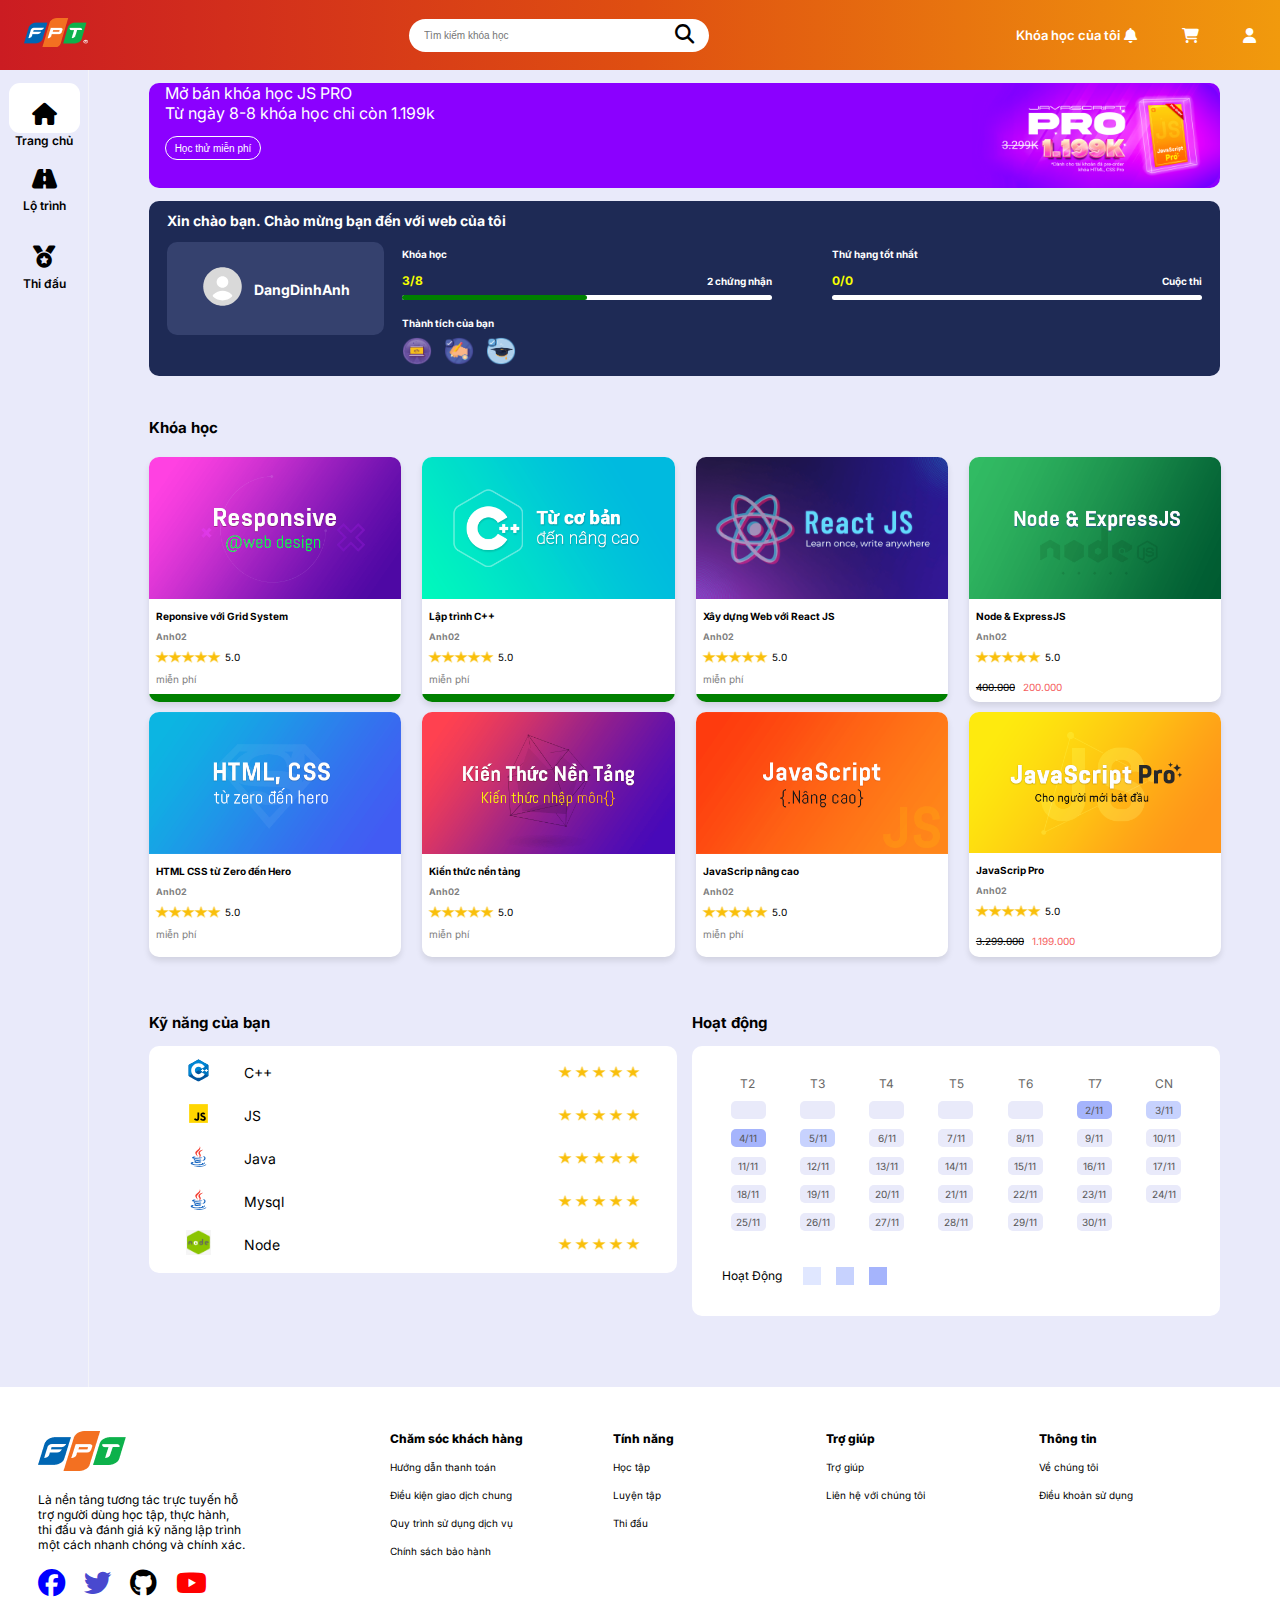
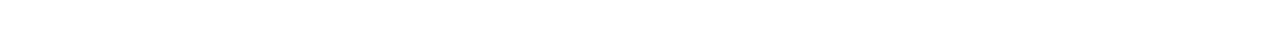
<file: indext.html>
<!DOCTYPE html>
<html lang="vi">
  <head>
    <meta charset="UTF-8" />
    <meta name="viewport" content="width=device-width, initial-scale=1.0" />
    <title>FPT</title>
    <link rel="icon" type="image/x-icon" href="/img/logo-fpt-footer.svg" />
    <link rel="stylesheet" href="/style.css" />
    <link rel="stylesheet" href="/tablet.css" />
    <link rel="stylesheet" href="/mobile.css" />
    <link
      rel="stylesheet"
      href="https://cdnjs.cloudflare.com/ajax/libs/font-awesome/6.5.0/css/all.min.css"
    />
    <link rel="preconnect" href="https://fonts.googleapis.com" />
    <link rel="preconnect" href="https://fonts.gstatic.com" crossorigin />
    <link
      href="https://fonts.googleapis.com/css2?family=Inter:ital,opsz,wght@0,14..32,100..900;1,14..32,100..900&display=swap"
      rel="stylesheet"
    />
  </head>

  <body>
    <!-- Header -->
    <header class="header">
      <div class="logo">
        <img src="/img/logo-fpt-footer 1.png" alt="#" class="logo-fb" />
      </div>
      <div class="search-container">
        <input
          type="text"
          class="search-bars"
          placeholder="Tìm kiếm khóa học"
        />
        <i class="search-container-icon fa fa-search search-icon"></i>
      </div>
      <div class="user-options">
        <span class="user-text">Khóa học của tôi</span>
        <div class="header-notion">
          <i class="header-notionIcon fa-solid fa-bell"></i>
        </div>
        <div class="header-cart">
          <i class="header-iconCart fa-solid fa-cart-shopping"></i>
        </div>
        <div class="header-user">
          <i class="header-userIcon fa-solid fa-user"></i>
        </div>
        <div class="header-bar">
          <i class="header-iconBar fa-solid fa-bars"></i>
        </div>
      </div>
    </header>

    <!-- Thanh điều hướng màn mobile -->
    <div class="header-mobile">
      <div class="bag-total">
        <div class="total-bag">
          <div class="side-bar-home">
            <i
              class="icon fa-solid fa-house"
              style="
                margin-bottom: 0.6vw;
                position: relative;
                font-size: 3.54vw;
              "
            ></i>
            <div class="text"><span>Trang chủ</span></div>
          </div>
        </div>
      </div>
      <div class="side-bar-total">
        <div class="side-bar-home">
          <i
            class="side-bar-icon fa-solid fa-road"
            style="margin-bottom: 0.6vw; font-size: 3.54vw"
          ></i>
          <div class="text"><span>Lộ trình</span></div>
        </div>
      </div>
      <div class="side-bar-total">
        <div class="side-bar-home">
          <i
            class="side-bar-icon fa-solid fa-medal"
            style="margin-bottom: 0.6vw; font-size: 3.54vw"
          ></i>
          <div class="text"><span>Thi đấu</span></div>
        </div>
      </div>
    </div>
    <!-- Banner -->
    <div class="container">
      <section class="side-bar">
        <!-- <div class="block"></div> -->
        <div class="bag-total">
          <div class="total-bag">
            <div class="side-bar-home">
              <i
                class="side-bar-icon fa-solid fa-house"
                style="
                  display: flex;
                  justify-self: center;
                  align-items: center;
                  margin-top: 1vw;
                  margin-bottom: 0.6vw;
                  position: relative;
                  font-size: 1.74vw;
                "
              ></i>
            </div>
            <div class="text"><span>Trang chủ</span></div>
          </div>
        </div>

        <div class="side-bar-home">
          <i
            class="side-bar-icon fa-solid fa-road"
            style="margin-top: 20px; margin-bottom: 0.6vw; font-size: 1.74vw"
          ></i>
          <div class="text" style="margin-bottom: 1vw">
            <span>Lộ trình</span>
          </div>
        </div>

        <div class="side-bar-home">
          <i
            class="side-bar-icon fa-solid fa-medal"
            style="margin-top: 20px; margin-bottom: 0.6vw; font-size: 1.74vw"
          ></i>
          <div class="text"><span>Thi đấu</span></div>
        </div>
      </section>
      <section class="banner1">
        <section class="banner2">
          <div class="banner">
            <div class="total3">
              <div class="text1">
                <span>Mở bán khóa học JS PRO</span>
              </div>
              <div class="text2">
                <span>Từ ngày 8-8 khóa học chỉ còn 1.199k</span>
              </div>
              <div class="btn-couse">
                <button class="btn">Học thử miễn phí</button>
              </div>
            </div>
            <div class="img-sale">
              <img src="/img/banner.png" alt="#" class="img-sales" />
            </div>
          </div>
        </section>

        <!-- Thông tin người dùng -->
        <section class="dashpoad">
          <h3 class="title-text">
            Xin chào bạn. Chào mừng bạn đến với web của tôi
          </h3>
          <div class="dashpoad-item">
            <div class="dashpoad-total">
              <div class="user">
                <img
                  src="/img/user_1_2_06a7c179de0247aa93a41e68854b9b85.svg"
                  alt="#"
                  class="img-user"
                />
              </div>
              <div class="user-name">
                <span class="name-text">DangDinhAnh</span>
              </div>
            </div>
            <div class="bag">
              <div class="total-course">
                <div class="course">
                  <div class="course-name">
                    <span class="course-text">Khóa học</span>
                  </div>
                  <div class="course-total">
                    <div class="course-number">
                      <span class="number">3/8</span>
                    </div>
                    <div class="certification">
                      <span class="certification-text">2 chứng nhận</span>
                    </div>
                  </div>
                  <div class="progress-bar">
                    <div class="green"></div>
                  </div>
                </div>
                <div class="course2">
                  <div class="course-name">
                    <span class="course-text">Thứ hạng tốt nhất</span>
                  </div>
                  <div class="course-total">
                    <div class="course-number">
                      <span class="number">0/0</span>
                    </div>
                    <div class="certification">
                      <span class="certification-text">Cuộc thi</span>
                    </div>
                  </div>
                  <div class="progress-bar"></div>
                </div>
              </div>
              <div class="course3">
                <div class="course-name">
                  <span class="course-text">Thành tích của bạn</span>
                </div>
                <div class="total-img">
                  <img
                    src="/img/first-time-logged-in.png"
                    alt="#"
                    class="img-1"
                  />
                  <img src="/img/Blog-post-01.png" alt="#" class="img-1" />
                  <img src="/img/hoc-tap-01.png" alt="#" class="img-1" />
                </div>
              </div>
            </div>
          </div>
        </section>

        <!-- Khóa học -->
        <section class="courses">
          <div class="text-title">
            <h3 class="title-course">Khóa học</h3>
            <span class="see-more">Xem tất cả </span>
          </div>
          <div class="course-mobile">
            <div class="course-item">
              <img src="/img/Repo.png" alt="#" class="img-item" />
              <div class="course-title">Reponsive với Grid System</div>
              <div class="course-author">Anh02</div>
              <div class="course-star">
                <img src="/img/Star 6.png" alt="#" class="course-star-icon" />
                <img src="/img/Star 6.png" alt="#" class="course-star-icon" />
                <img src="/img/Star 6.png" alt="#" class="course-star-icon" />
                <img src="/img/Star 6.png" alt="#" class="course-star-icon" />
                <img src="/img/Star 6.png" alt="#" class="course-star-icon" />
                <span class="number-star">5.0</span>
              </div>
              <div class="course-price">miễn phí</div>
              <div class="progress">
                <div class="progress-course"></div>
              </div>
            </div>
            <div class="course-item">
              <img src="/img/c++.png" alt="#" class="img-item" />
              <div class="course-title">Lập trình C++</div>
              <div class="course-author">Anh02</div>
              <div class="course-star">
                <img src="/img/Star 6.png" alt="#" class="course-star-icon" />
                <img src="/img/Star 6.png" alt="#" class="course-star-icon" />
                <img src="/img/Star 6.png" alt="#" class="course-star-icon" />
                <img src="/img/Star 6.png" alt="#" class="course-star-icon" />
                <img src="/img/Star 6.png" alt="#" class="course-star-icon" />
                <span class="number-star">5.0</span>
              </div>
              <div class="course-price">miễn phí</div>
              <div class="progress">
                <div class="progress-course"></div>
              </div>
            </div>
          </div>
          <div class="course-list">
            <div class="course-item">
              <img src="/img/Repo.png" alt="#" class="img-item" />
              <div class="course-title">Reponsive với Grid System</div>
              <div class="course-author">Anh02</div>
              <div class="course-star">
                <img src="/img/Star 6.png" alt="#" class="course-star-icon" />
                <img src="/img/Star 6.png" alt="#" class="course-star-icon" />
                <img src="/img/Star 6.png" alt="#" class="course-star-icon" />
                <img src="/img/Star 6.png" alt="#" class="course-star-icon" />
                <img src="/img/Star 6.png" alt="#" class="course-star-icon" />
                <span class="number-star">5.0</span>
              </div>
              <div class="course-price">miễn phí</div>
              <div class="progress">
                <div class="progress-course"></div>
              </div>
            </div>
            <div class="course-item">
              <img src="/img/c++.png" alt="#" class="img-item" />
              <div class="course-title">Lập trình C++</div>
              <div class="course-author">Anh02</div>
              <div class="course-star">
                <img src="/img/Star 6.png" alt="#" class="course-star-icon" />
                <img src="/img/Star 6.png" alt="#" class="course-star-icon" />
                <img src="/img/Star 6.png" alt="#" class="course-star-icon" />
                <img src="/img/Star 6.png" alt="#" class="course-star-icon" />
                <img src="/img/Star 6.png" alt="#" class="course-star-icon" />
                <span class="number-star">5.0</span>
              </div>
              <div class="course-price">miễn phí</div>
              <div class="progress">
                <div class="progress-course"></div>
              </div>
            </div>
            <div class="course-item">
              <img src="/img/ractjs.png" alt="#" class="img-item" />
              <div class="course-title">Xây dựng Web với React JS</div>
              <div class="course-author">Anh02</div>
              <div class="course-star">
                <img src="/img/Star 6.png" alt="#" class="course-star-icon" />
                <img src="/img/Star 6.png" alt="#" class="course-star-icon" />
                <img src="/img/Star 6.png" alt="#" class="course-star-icon" />
                <img src="/img/Star 6.png" alt="#" class="course-star-icon" />
                <img src="/img/Star 6.png" alt="#" class="course-star-icon" />
                <span class="number-star">5.0</span>
              </div>
              <div class="course-price">miễn phí</div>
              <div class="progress">
                <div class="progress-course"></div>
              </div>
            </div>
            <div class="course-item">
              <img src="/img/node.png" alt="#" class="img-item" />
              <div class="course-title">Node & ExpressJS</div>
              <div class="course-author">Anh02</div>
              <div class="course-star">
                <img src="/img/Star 6.png" alt="#" class="course-star-icon" />
                <img src="/img/Star 6.png" alt="#" class="course-star-icon" />
                <img src="/img/Star 6.png" alt="#" class="course-star-icon" />
                <img src="/img/Star 6.png" alt="#" class="course-star-icon" />
                <img src="/img/Star 6.png" alt="#" class="course-star-icon" />
                <span class="number-star">5.0</span>
              </div>
              <div class="course-prices">
                <del>400.000</del>
                <span style="color: #f56060; margin-left: 5px">200.000</span>
              </div>
            </div>
            <div class="course-item">
              <img src="/img/Html.png" alt="#" class="img-item" />
              <div class="course-title">HTML CSS từ Zero đến Hero</div>
              <div class="course-author">Anh02</div>
              <div class="course-star">
                <img src="/img/Star 6.png" alt="#" class="course-star-icon" />
                <img src="/img/Star 6.png" alt="#" class="course-star-icon" />
                <img src="/img/Star 6.png" alt="#" class="course-star-icon" />
                <img src="/img/Star 6.png" alt="#" class="course-star-icon" />
                <img src="/img/Star 6.png" alt="#" class="course-star-icon" />
                <span class="number-star">5.0</span>
              </div>
              <div class="course-price">miễn phí</div>
            </div>
            <div class="course-item">
              <img src="/img/7.png" alt="#" class="img-item" />
              <div class="course-title">Kiến thức nền tảng</div>
              <div class="course-author">Anh02</div>
              <div class="course-star">
                <img src="/img/Star 6.png" alt="#" class="course-star-icon" />
                <img src="/img/Star 6.png" alt="#" class="course-star-icon" />
                <img src="/img/Star 6.png" alt="#" class="course-star-icon" />
                <img src="/img/Star 6.png" alt="#" class="course-star-icon" />
                <img src="/img/Star 6.png" alt="#" class="course-star-icon" />
                <span class="number-star">5.0</span>
              </div>
              <div class="course-price">miễn phí</div>
            </div>
            <div class="course-item">
              <img src="/img/12.png" alt="#" class="img-item" />
              <div class="course-title">JavaScrip nâng cao</div>
              <div class="course-author">Anh02</div>
              <div class="course-star">
                <img src="/img/Star 6.png" alt="#" class="course-star-icon" />
                <img src="/img/Star 6.png" alt="#" class="course-star-icon" />
                <img src="/img/Star 6.png" alt="#" class="course-star-icon" />
                <img src="/img/Star 6.png" alt="#" class="course-star-icon" />
                <img src="/img/Star 6.png" alt="#" class="course-star-icon" />
                <span class="number-star">5.0</span>
              </div>
              <div class="course-price">miễn phí</div>
            </div>
            <div class="course-item">
              <img src="/img/jspro.png" alt="#" class="img-item" />
              <div class="course-title">JavaScrip Pro</div>
              <div class="course-author">Anh02</div>
              <div class="course-star">
                <img src="/img/Star 6.png" alt="#" class="course-star-icon" />
                <img src="/img/Star 6.png" alt="#" class="course-star-icon" />
                <img src="/img/Star 6.png" alt="#" class="course-star-icon" />
                <img src="/img/Star 6.png" alt="#" class="course-star-icon" />
                <img src="/img/Star 6.png" alt="#" class="course-star-icon" />
                <span class="number-star">5.0</span>
              </div>
              <div class="course-prices">
                <del>3.299.000</del>
                <span style="color: #f56060; margin-left: 5px">1.199.000</span>
              </div>
            </div>
          </div>
        </section>

        <!-- Kỹ năng -->
        <div class="wrap">
          <section class="skills">
            <h3 class="title-courses">Kỹ năng của bạn</h3>
            <div class="skill-total">
              <div class="skill-list">
                <div class="skill-js">
                  <div class="skill-img">
                    <img src="/img/Cplus.svg" alt="#" class="img-couser" />
                  </div>
                  <div class="skill-text">C++</div>
                </div>
                <div class="skill-star">
                  <img src="/img/Star 6.png" alt="#" class="course-star-icon" />
                  <img src="/img/Star 6.png" alt="#" class="course-star-icon" />
                  <img src="/img/Star 6.png" alt="#" class="course-star-icon" />
                  <img src="/img/Star 6.png" alt="#" class="course-star-icon" />
                  <img src="/img/Star 6.png" alt="#" class="course-star-icon" />
                </div>
              </div>
              <div class="skill-list">
                <div class="skill-js">
                  <div class="skill-img">
                    <img src="/img/JS.svg" alt="#" class="img-couser" />
                  </div>
                  <div class="skill-text">JS</div>
                </div>
                <div class="skill-star">
                  <img src="/img/Star 6.png" alt="#" class="course-star-icon" />
                  <img src="/img/Star 6.png" alt="#" class="course-star-icon" />
                  <img src="/img/Star 6.png" alt="#" class="course-star-icon" />
                  <img src="/img/Star 6.png" alt="#" class="course-star-icon" />
                  <img src="/img/Star 6.png" alt="#" class="course-star-icon" />
                </div>
              </div>
              <div class="skill-list">
                <div class="skill-js">
                  <div class="skill-img">
                    <img src="/img/Java.svg" alt="#" class="img-couser" />
                  </div>
                  <div class="skill-text">Java</div>
                </div>
                <div class="skill-star">
                  <img src="/img/Star 6.png" alt="#" class="course-star-icon" />
                  <img src="/img/Star 6.png" alt="#" class="course-star-icon" />
                  <img src="/img/Star 6.png" alt="#" class="course-star-icon" />
                  <img src="/img/Star 6.png" alt="#" class="course-star-icon" />
                  <img src="/img/Star 6.png" alt="#" class="course-star-icon" />
                </div>
              </div>
              <div class="skill-list">
                <div class="skill-js">
                  <div class="skill-img">
                    <img src="/img/Java.svg" alt="#" class="img-couser" />
                  </div>
                  <div class="skill-text">Mysql</div>
                </div>
                <div class="skill-star">
                  <img src="/img/Star 6.png" alt="#" class="course-star-icon" />
                  <img src="/img/Star 6.png" alt="#" class="course-star-icon" />
                  <img src="/img/Star 6.png" alt="#" class="course-star-icon" />
                  <img src="/img/Star 6.png" alt="#" class="course-star-icon" />
                  <img src="/img/Star 6.png" alt="#" class="course-star-icon" />
                </div>
              </div>
              <div class="skill-list">
                <div class="skill-js">
                  <div class="skill-img">
                    <img
                      class="img-couser"
                      src="/img/no6273w13b-node-js-logo-what-does-it-take-to-support-node-js-esm-the-guild-blog.png "
                      alt="#"
                    />
                  </div>
                  <div class="skill-text">Node</div>
                </div>
                <div class="skill-star">
                  <img src="/img/Star 6.png" alt="#" class="course-star-icon" />
                  <img src="/img/Star 6.png" alt="#" class="course-star-icon" />
                  <img src="/img/Star 6.png" alt="#" class="course-star-icon" />
                  <img src="/img/Star 6.png" alt="#" class="course-star-icon" />
                  <img src="/img/Star 6.png" alt="#" class="course-star-icon" />
                </div>
              </div>
            </div>
          </section>

          <!-- Hoạt động -->
          <section class="calendar">
            <h3 class="title-courses">Hoạt động</h3>
            <div class="calendar-container">
              <div class="calendar-header">
                <div>T2</div>
                <div>T3</div>
                <div>T4</div>
                <div>T5</div>
                <div>T6</div>
                <div>T7</div>
                <div>CN</div>
              </div>
              <div class="calendar-body">
                <div class="day">
                  <div class="date"></div>
                  <div class="date high">4/11</div>
                  <div class="date">11/11</div>
                  <div class="date">18/11</div>
                  <div class="date">25/11</div>
                </div>
                <div class="day">
                  <div class="date"></div>
                  <div class="date medium">5/11</div>
                  <div class="date">12/11</div>
                  <div class="date">19/11</div>
                  <div class="date">26/11</div>
                </div>
                <div class="day">
                  <div class="date"></div>
                  <div class="date">6/11</div>
                  <div class="date">13/11</div>
                  <div class="date">20/11</div>
                  <div class="date">27/11</div>
                </div>
                <div class="day">
                  <div class="date"></div>
                  <div class="date">7/11</div>
                  <div class="date">14/11</div>
                  <div class="date">21/11</div>
                  <div class="date">28/11</div>
                </div>
                <div class="day">
                  <div class="date"></div>
                  <div class="date">8/11</div>
                  <div class="date">15/11</div>
                  <div class="date">22/11</div>
                  <div class="date">29/11</div>
                </div>
                <div class="day">
                  <div class="date high">2/11</div>
                  <div class="date">9/11</div>
                  <div class="date">16/11</div>
                  <div class="date">23/11</div>
                  <div class="date">30/11</div>
                </div>
                <div class="day">
                  <div class="date medium">3/11</div>
                  <div class="date">10/11</div>
                  <div class="date">17/11</div>
                  <div class="date">24/11</div>
                </div>
              </div>
              <div class="legend">
                <span class="text-hd">Hoạt Động</span>
                <div class="legend-item">
                  <div class="legend-color low"></div>
                </div>
                <div class="legend-item">
                  <div class="legend-color medium"></div>
                </div>
                <div class="legend-item">
                  <div class="legend-color high"></div>
                </div>
              </div>
            </div>
          </section>
        </div>
      </section>
    </div>

    <!-- Footer -->
    <footer class="footer">
      <div class="total-footer">
        <div class="logo-ft">
          <div class="logo-img">
            <img src="/img/logo-fpt-footer 2.png" alt="#" class="logo-fpt" />
          </div>
          <div class="describe">
            Là nền tảng tương tác trực tuyến hỗ<br />
            trợ người dùng học tập, thực hành,<br />
            thi đấu và đánh giá kỹ năng lập trình<br />
            một cách nhanh chóng và chính xác.
          </div>
          <div class="contact">
            <i class="contact-fb fa-brands fa-facebook"></i>
            <i class="contact-tw fa-brands fa-twitter"></i>
            <i class="contact-gh fa-brands fa-github"></i>
            <i class="contact-yt fa-brands fa-youtube"></i>
          </div>
        </div>
        <div class="total-care">
          <div class="cares1">
            <div class="care">Chăm sóc khách hàng</div>
            <div class="instruct">Hướng dẫn thanh toán</div>
            <div class="instruct">Điều kiện giao dịch chung</div>
            <div class="instruct">Quy trình sử dụng dịch vụ</div>
            <div class="instruct">Chính sách bảo hành</div>
          </div>
          <div class="cares">
            <div class="care">Tính năng</div>
            <div class="instruct">Học tập</div>
            <div class="instruct">Luyện tập</div>
            <div class="instruct">Thi đấu</div>
          </div>
          <div class="cares">
            <div class="care">Trợ giúp</div>
            <div class="instruct">Trợ giúp</div>
            <div class="instruct">Liên hệ với chúng tôi</div>
          </div>
          <div class="cares">
            <div class="care">Thông tin</div>
            <div class="instruct">Về chúng tôi</div>
            <div class="instruct">Điều khoản sử dụng</div>
          </div>
        </div>
      </div>
    </footer>
  </body>

  <!-- Hello <div></div> -->
  
  <!-- Ông ánh đẹp trai vãi <div></div> -->
</html>
</file>
<file: style.css>
* {
    margin: 0;
    padding: 0;
    box-sizing: border-box;
}

body {
    font-family: "Inter", sans-serif;
    background-color: #f4f4f8;
}
.main {
    /* max-width: 1496px;
    margin: 0 auto;
    width: 100%;
    min-width: 300px; */
    max-width: 1496px;
    margin: 0 auto;
    /* width: 100%; */
    /* min-width: 300px; */
    width: 1446px;
    aspect-ratio: 10 / 1;
}

/* Header */
.header {
    background-image: linear-gradient(to right,#CB1C22, #DF4F11, #F19A0D);
    width: 100%;
    height: 70px;
    display: flex;
    justify-content: space-between;
    align-items: center;
    padding: 0 8px;
}
.img-bar {
    display: none;
}
.cares {
    margin-left: 10px;
}
.header_search {
    max-width: 441px;
    min-width: 380px;
    display: flex;
    justify-content: space-between;
    width: 100%;
    align-items: center;
}

.logo {
    font-size: 1.5em;
    font-weight: bold;
    color: white;
    margin-left: 16px;
    margin-right: 14px;
}
.search-container {
    position: relative;
    width: 300px;
    height: 33px;
}

.search-bars {
    width: 100%;
    padding: 8px 40px 8px 15px;
    border-radius: 20px;
    border: none;
    box-sizing: border-box;
    outline: none;
    height: 33.3px;
    font-size: 10px;
}

.search-icon {
    position: absolute;
    top: 50%;
    right: 15px;
    transform: translateY(-50%);
    color: #000;
    font-size: 1.2em;
}
.header-iconCart {
    color: white;
    margin-right: 40px;
    cursor: pointer;
    font-size: 15px;
}
.header-userIcon  {
    color: white;
    margin-right: 16px;
    cursor: pointer;
    font-size: 15px;
}
.header-notionIcon  {
    color: white;
    margin-right: 40px;
    cursor: pointer;
    font-size: 1em;
    font-size: 15px;
}
.header-iconBar {
    color: white;
    margin-right: 20px;
    cursor: pointer;
    font-size: 1.3em;
    margin-left: 35px;
  
}
.header-bar{
    display: none;
}
.user-text {
    color: white;
    cursor: pointer;
    font-size: 13px;
    font-weight: 600;
}


.search-bar {
    flex: 1;
    margin: 0 15px;
    padding: 8px;
    border-radius: 5px;
    border: none;
}

.user-options {
    display: flex;
    align-items: center;
    width: 100%;
    max-width: 256px;
    justify-content: space-between;
}
/* Banner */
.container {
    display: flex;
    width: 100%;
}
.side-bar {
    min-width: 88px;
    margin-right: 1px;
    background-color: #E9EAFA;
    padding-top: 13px;
}
.side-bar-home {
    display: flex;
    flex-direction: column;
    justify-content: center;
    align-items: center;
}
.see-more {
    display: none;
}
.side-bar-icon {
    display: flex;
    justify-self: center;
    align-items: center;

    font-size: 1.54vw;
}
.bag-total {
    display: flex;
    justify-content: center;
    align-items: center;
}
.total-bag {
    width: 71px;
    height: 50px;
    border-radius: 11px;
    margin: 0 auto 15px;
    text-align: center;
    padding-top: 7px;
}
.total-bag p {
    font-size: 11px;
    font-weight: 700;
    margin-top: 3px;
}
.total-bag:first-child {
    background-color: white;
}
.total-bag img {
    width: 19px;
    height: 16px;
}
.banner1 {
    width: 100%;
    background-color: #E9EAFA;
    padding: 13px 60px 60px;
}
.banner {
    background-color: #6a0dad;
    color: white;
    border-radius: 10px;
}

.banner-content {
   width: 90%;
}
.text {
    display: flex;
    justify-content: center;
    align-items: center;
    margin-bottom: 3vw;
    position: relative;
    font-size: 0.94vw;
    font-weight: 600;
}
.banner {
    width: 100%;
    height: 105px;
    background-color: #8B00FF;
    border-radius: 10px;
    display: flex;
    justify-content: space-between;
}
.banner{
    padding-left: 16px;
}
.img-sales {
    width: 248px;
    height: 105px;
    border-radius: 20px;
}
.total3 p:first-child {
    font-size: 13px;
    color: white;
    font-weight: 500;
    margin-top: 10px;
}
.total3 p:nth-child(2) {
    margin-top: 11px;
    font-size: 10px;
    color: white;
}
.btn {
    width: 96px;
    height: 24px;
    margin-top: 13px;
    border-radius: 20px;
    border: none;
    color: white;
    font-weight: 500;
    background-color: #8B00FF;
    border: 1px solid white;
    font-size: 10px;
    cursor: pointer;
}
.btn:hover {
    border: none;
    color: #8B00FF;
    background-color: white;
}



.btn-pro {
    margin-top: 10px;
    padding: 8px 16px;
    background-color: #ff6600;
    border: none;
    border-radius: 5px;
    color: white;
    cursor: pointer;
}

/* User Info */
.dashpoad {
    width: 100%;
    background-color: #1E2A55;
    height: 175px;
    margin-top: 13px;
    border-radius: 10px;
    padding: 11px 18px 0 ;
}
.title-text {
    color: white;
    font-size: 14px;
    font-weight: 700;
 }
 .dashpoad-total {
     min-width: 217px;
     height: 93px;
     background-color: #35416E;
     border-radius: 10px;
     display: flex;
     justify-content: center;
     align-items: center;
     margin-right: 18px;
 }
 .img-user {
    width: 43px;
    height: 43px;
}

.name-text {
    color: white;
    font-size: 14px;
    font-weight: 700;
    margin-left: 10px;
}
.dashpoad-item {
    margin-top: 13px;
    display: flex;
    width: 100%;
}
.course {
    width: 46.26%;
}
.course-total {
    display: flex;
    justify-content: space-between;
    margin-top: 7px;
}
.course-text {
    color: white;
    font-size: 10px;
    font-weight: 700;
}
.number {
    color: #F6FF00;
    font-weight: 700;
    font-size: 12px;
}
.certification-text {
    color: white;
    font-size: 10px;
    font-weight: 700;
}
.total-img {
    margin-top: 6px;
}
.progress-bar {
    width: 100%;
    height: 5px;
    background-color: white;
    border-radius: 10px;
    margin-top: 6px;
}
.green {
    width: 50%;
    height: 5px;
    background-color: green;
    border-radius: 10px;  
}
.course2 {
    width: 46.26%;
}
.total-course{
    display: flex;
    justify-content: space-between;
}
.bag {
    width: 100%;
}
.course3 {
    margin-top: 11px;
}
.img-1 {
    width: 30px;
    height: 28px;
    margin-right: 8px;
}
.title-course {
    font-size: 15px;
    font-weight: 700;
}
.title-courses {
    font-size: 15px;
    font-weight: 700;
}

.user-details {
    display: flex;
    justify-content: center;
    gap: 20px;
    margin-top: 10px;
}

/* Courses */
.courses {
    width: 100%;
    padding: 42px 0 0 0 ;
}

.course-list {
    display: grid;
    grid-template-columns: repeat(4, 23.56%);
    gap: 1.96%;
    margin-top: 20px;
}
.course-mobile {
   display: none;
    
}

.course-item {
    border-radius: 10px;
    overflow: hidden;
    background-color: white;
    position: relative;
    box-shadow: 0px 4px 6px rgba(0, 0, 0, 0.1);
    transition: transform 0.3s ease, box-shadow 0.3s ease;
}
.course-item:hover{
    transform: translateY(-10px);
    box-shadow: 0px 8px 15px rgba(0, 0, 0, 0.2);
}
.img-item{
    width: 100%;
}
.course-title {
    font-weight: 700;
    font-size: 10px;
    padding: 7px 0 0 7px;
}
.course-author {
    font-weight: 700;
    color: gray;
    font-size: 9px;
    padding: 9px 0 0 7px;
}
.course-star {
    padding: 9px 0 0 7px;
    display: flex;
    align-items: center;
}
.course-prices {
    font-size: 10px;
    padding: 18px 0 14px 7px;
}
.number-star {
    font-size: 10px;
    margin-left: 4px;
    text-align: center;
}
.course-star-icon {
    color: #F9BF0A;
    width: 14px;
    height: 12px;
    margin-left: -1px;
}
.course-price {
    color: gray;
    font-size: 10px;
    padding: 10px 0 0 7px;
}
.progress {
    width: 100%;
    background-color: white;
    border-radius: 10px;
    position: absolute;
    bottom: -2px;
}
.progress-course {
    width: 100%;
    height: 10px;
    background-color: green;

}

/* Skills */
.skills {
    width: 50%;
    margin-right: 15px;
}

.skill-list {
    display: flex;
    flex-wrap: wrap;
    gap: 10px;
    align-items: center;
    justify-content: space-between;
    flex-wrap: nowrap;
    padding-bottom: 14px;
}
.skill-total {
    width: 100%;
    background-color: white;
    border-radius: 10px;
    margin-top: 14px;
    padding: 12px 37px 0 37px;
}
.skill-text {
    margin-left: 33px;
    font-size: 14px;
}
.img-couser {
    width:25px;
    height: 25px;
}

.skill-item {
    background-color: #333;
    color: white;
    padding: 8px 12px;
    border-radius: 5px;
}
.skill-js {
    display: flex;
    align-items: center;
}
.wrap {
    display: flex;
    width: 100%;
    padding-top: 56px;
}
.header-mobile {
    display: none;
}


/* Activities */
.calendar {
    width: 50%;
}
.calendar-container {
    padding: 30px;
    width: 100%;
    height: 86%;
    background-color: white;
    border-radius: 10px;
    margin-top: 14px;
  }
  .calendar-header {
    display: grid;
    grid-template-columns: repeat(7, 1fr);
    gap: 3.79%;
    text-align: center;
    color: #666;
    font-size: 12px;
}
.calendar-body {
    display: grid;
    grid-template-columns: repeat(7, 1fr);
    gap: 3.5%;
    margin-top: 10px;
}

  .day {
    display: flex;
    flex-direction: column;
    align-items: center;
  }
  .date {
    width: 100%;
    max-width: 35px;
    height: 18px;
    border-radius: 5px;
    display: flex;
    justify-content: center;
    align-items: center;
    margin-bottom: 10px;
    color: #555;
    font-size: 10px;
    background-color: #E9EAFA;
}
  .low { background-color: #e0e7ff; }
  .medium { background-color: #c7d2fe; }
  .high { background-color: #a5b4fc; }
  .legend {
    display: flex;
    align-items: center;
    margin-top: 26px;
    margin-bottom: 12px;
  }
  .text-hd {
    margin-right: 21px;
    font-size: 12px;
}
  .legend-item {
    display: flex;
    align-items: center;
    margin-right: 10px;
  }
  .legend-color {
    width: 18px;
    height: 18px;
    margin-right: 5px;
}


/* Footer */
.footer {
    background-color:white;
    width: 100%;
}
 .logo-ft {
    width: 35%;
    min-width: 207px;
 }

.total-footer {
    padding: 44px 38px 44px 38px;
    display: flex;
    justify-content: flex-start;
    gap: 4.5%;
}
.total-care {
    display: grid;
    grid-template-columns: repeat(4, 1fr);
    width: 100%;
}
.care {
    font-weight: 800;
    margin-bottom: 15px;
    font-size: 12px;
}
.logo-fb {
    width: 64px;
    height: 30px;
}
.logo-fpt {
    width: 90px;
    height: 40px;
    margin-bottom: 17px;
}
.describe {
    font-weight: 400;
    font-size: 12px;
    margin-bottom: 17px;
    line-height: 15px;
    color: #000;
}
.instruct {
    margin-bottom: 16px;
    font-size:10px ;
}

.contact-fb {
    color: #0000FF;
    margin-right: 15px;
    font-size: 2.14vw;
}
.contact-tw{
    color: #4949CF;
    margin-right: 15px;
    font-size: 2.14vw;
}
.contact-gh{
    color: #000;
    margin-right: 15px;
    font-size: 2.14vw;
}
.contact-yt{
    color: #FF0000;
    margin-right: 15px;
    font-size: 2.14vw;
}
</file>
<file: tablet.css>
@media (max-width: 768px) {
    /* Tablet Styles */ 
    .user-options {
        max-width: 120px;
    }
    .cares {
        margin: 0;
    }
    .instruct {
        font-size: 12px;
    }
    .care {
        font-size: 14px;
    }
    .contact-fb {
        font-size: 4vw;
    }
    .search-container {
        position: relative;
    }
    .contact-tw {
        font-size: 4vw;
    }
    .contact-yt {
        font-size: 4vw;
    }
    .contact-gh {
        font-size: 4vw;
    }
    .describe {
        font-size: 12px;
    }
    .logo {
        margin-left: 6px;
    }
    .logo-fpt {
        width: 99px;
        height: 40px;
    }
    .total-care {
        grid-template-columns: repeat(2, 1fr);
        gap: 3.5%;
    }
    .text-hd {
        font-size: 12px;
    }
    .legend-color {
        width: 2.5vw;
        height: 2.5vw;

    }
    .legend {
        margin-top: 22px;
        margin-left: 7px;
    }
    .calendar-header {
        font-size: 12px;
        color: #808080;
    }
    .calendar-container{
        margin-top: 16px;
    }
    .skill-total {
        margin-top: 16px;
    }
    .total-footer {
        gap: 4.5%;
    }
    .date {
        width: 100%;
        border-radius: 5px;
        font-size: 10px;
        margin-bottom: 7px;
    }
    .calendar-container {
        padding: 30px 60px;
    }
    .skill-list {
        /* width: 50%; */
    }
    .skill-text {
        font-size: 14px;
    }
.course-price {
    font-size: 10px;
}
    /* .course-star-icon {
        font-size: 1.34vw;
    } */
    .side-bar {
        min-width: 80px;
    }
    .course-author {
        font-size: 9px;
    }
    .course-title {
        font-size: 10px;
    }
    .name-text {
        font-size: 14px;
        font-weight: 700;
    }
    .total3 p:first-child {
        margin-top: 17px;
    }
    .total3 p:nth-child(2) {
        margin-top: 8px;
    }
    .img-user {
        width: 46px;
        height: 44px;
    }
    .img-couser {
        width: 25px;
        height: 25px;
    }
    .header_search {
        max-width: 421px;
    }
    .img-1 {
        width: 30px;
        height: 28px;
        margin-right: 10px;
    }
    .number {
        font-size: 12px;
    }
    .course-text {
        font-size: 10px;
    }
   
    .course2 {
        width: 46.26%;
    }
    .course {
        width: 46.2%;
    }
    .dashpoad-total {
        height: 115px;
        width: 224px;
    }
    .dashpoad {
        border-radius: 10px;
        max-width: 598px;
        width: 100%;
        height: 192px;
    }
    .text {
        font-size: 1.14vw;
        margin-bottom: 0;
    }
    .banner {
        border-radius: 10px;
        max-width: 598px;
        width: 100%;
        height: auto;
    }

    .banner1 {
        padding: 16px 45px 45px;
    }
    .text1 {
        font-size: 13px;
        margin-top: 17px;
        font-weight: 600;
    }
    .text2 {
        font-size: 10px;
        font-weight: 600;
        margin-top: 8px;
    }
    .btn-couse {
        width: 100%;
        margin-top: 8px;
    }
    .total-bag {
        width: 61px;
        height: 44px;
        border-radius: 5px;
        padding-top: 5px;
    }
    .total-bag img {
        width: 15px;
        height: 15px;
    }
    .btn {
        font-size: 10px;
        font-weight: 700;
        margin-top: 13px;
        width: 96px;
        height: 28px;
        margin-bottom: 15px;
    }
    .wrap {
        display: block;
        padding-top: 42px;
    }
    .calendar {
        width: 100%;
        padding-top: 42px;
    }
    .skills {
        width: 100%;
    }
    .course-total {
        margin-bottom: 0;
    }
    .progress-bar {
        display: none;
    }
    .progress {
        padding: 4px 0 0 0;
    }
    .certification-text {
        display: none;
    }
    .user-text {
        display: none;
    }
    .course-list {
        grid-template-columns: repeat(3, 32.04%);
    }
    .course-prices {
        font-size: 10px;
    }
    .number-star {
        font-size: 12px;
    }
    .img-sales {
        width: 100%;
        height: 112px;
    }
    .header-mobile {
        display: none;
    }
    .header {
        padding: 0 14px;
    }
    .see-more {
        display: none;
    }
    .skill-star {
        margin-left: 54px;
    }
    .skill-list {
        justify-content: flex-start;
    }
    .skill-js {
        width: 90px;
    }
}
@media(max-width:645px) {
    .total-bag p {
        font-size: 10px;
    }
    .dashpoad-item {
        display: block;
     }
     .dashpoad {
        height: auto;
     }
     .dashpoad-total {
        width: 100%;
        margin-right:0;
     }
     .bag {
        margin-top: 13px;
     }
     .course3 {
        margin-top: 13px;
     }
     .total-img {
        margin-top: 6px;
        padding-bottom: 13px;
    }
}
</file>
<file: mobile.css>
@media (max-width: 461px) {
    .header-mobile {
        width: 100%;
        height: 50px;
        background-color: white;
        display: flex;
        justify-content: space-around;
        align-items: center;
    }
    .total-bag {
        width: 60px;
        height: 37px;
        background-color: #E9EAFA;
        margin:0;
        
    }
    .title-course {
        margin-top: 0px;
        font-size: 15px;
        margin-bottom: 8px;
    }
    .title-courses {
        font-size: 15px;
    }
    .skill-total {
        margin-top: 9px;
    }
    .text-title {
        display: flex;
        justify-content: space-between;
        align-items: center;
        
    }
    .see-more {
        margin-bottom: 14px;
        font-size: 10px;
        color: #1A58B4;
        display: block;
    }
    .side-bar-home {
        display: flex;
        flex-direction: column;
        justify-content: center;
        align-items: center;
        margin-bottom: 0.6vw;
    }
    .text {
        font-size: 9px;
    }
    .course-item{
        border-radius: 5px;
    }
    .instruct {
        font-size: 12px;
    }
    .care {
        font-size: 14px;
    }
    .contact-fb {
        font-size: 30px;
    }
    .contact-tw {
        font-size: 30px;
    }
    .contact-yt {
        font-size: 30px;
    }
    .contact-gh {
        font-size: 30px;
    }
    .contact {
        margin: 23px 0 25px 0;
    }
    .describe {
        font-size: 12px;
        line-height: 18px;
    }
    .total-footer{
        display: block;
    }
    .total-care {
        grid-template-columns: repeat(1, 1fr);
    }
    .legend-color {
        width: 18px;
        height: 18px;
    }
    .calendar-container {
        padding: 15px 12px;
        margin-top: 9px;
    }
    .date {
        width: 34px;
        height: 20px;
        border-radius: 3px;
        font-size: 10px;
    }
    .calendar-header {
        font-size: 10px;
    }
    .calendar {
        padding-top: 21px;
    }
    .text-hd {
        font-size: 12px;
    }
    .skill-text {
        font-size: 14px;
    }
    .img-couser {
        width: 25px;
        height: 25px;
    }
    .logo-fb {
        width: 50px;
        height: 30px;
    }
    .search-container-icon {
        font-size: 1vw;
    }
    .search-container {
        width: 52%;
    }
    .search-bars {
        font-size: 8px;
    }
    .logo {
        margin-left: 15px;
    }
    .course-author {
        font-size: 9px;
    }
    .course-title {
        font-size: 10px;
    }
    .course2 {
        margin: 0;
    }
    .course-number {
        margin-bottom: 10px;
    }
    .img-1{
        width: 21px;
        height: 21px;
        margin-right: 4px;
    }
    .courses {
        padding-top: 21px;
    }
    .number{
        font-size: 10px;
    }
    .course-text {
        font-size: 7px;
    }
    .img-user{
      width: 25px;
      height: 25px;
    }
    .name-text{
        font-size: 2vw;
    }
    .course {
        width: 20vw;
    }
    .bag {
        margin-top: 0;
    }
    .dashpoad-total {
        width: 100%;
        height: 70px;
        max-width: 113px;
        min-width: 113px;
        margin-right: 17px;
    }
    .title-text{
        font-size: 10px;
    }
    .dashpoad {
        border-radius: 10px;
        max-width: 400px;
        width: 100%;
        min-width: 330px;
        padding: 10px 19px 0;
    }
    .dashpoad-item {
        display: flex;
        margin-top: 18px;
    }
    .btn-couse {
        width: 100%;
    }
    .btn {
        font-size: 7px;
        width: 76px;
        height: 24px;
    }
    .text2 {
        font-size: 7px;
        margin-top: 8px;
    }
    .text1 {
        font-size: 10px;
        margin-top: 12px;
    }
    .total3 p:nth-child(2) {
        font-size: 7px;
    }
    .banner {
        border-radius: 10px;
        max-width: 400px;
        width: 100%;
    }
    .img-sales {
        height: 100%;
        width: 46.5vw;
    }
    .banner1 {
        padding: 18px 27px;
    }
    .side-bar {
        display: none;
    }
    .course-list {
       display: none;
    }
    .total3 p:first-child {
        font-size: 10px;
        margin-top: 12px;
    }
    .course-mobile {
        display: grid;
        grid-template-columns: repeat(2, 1fr);
        gap: 15px;
        
    }
    .header-iconBar {
        margin-right: 15px;
        margin-left: 20px;
    }
    .search-bar {
        font-size: 0.9em; 
    }
    .search-icon {
        font-size: 0.8em; 
    }
    .header-bar{
        display: block;
    }
    .header-notion {
        display: none;
    }
    .header-cart {
        display: none;
    }
    .header-user {
        display: none;
    }
    .course-price {
        margin-bottom: 15px;
    }
    .course-prices {
        font-size: 9px;
    }
    .course-name {
        margin-bottom: 0;
        margin-top: 0;
        font-size: 7px;
    }
    .skill-list {
        justify-content: space-between;
    }
    .skill-star {
        margin-left: 0;
    }
    .user-options {
        display: none;
    }
    .img-bar {
        display: block;
        width: 19px;
        height: 22px;
    }
    .search-icon {
        right: 12px;
    }
    .total-bag:first-child {
        background-color: #E9EAFA;
    }
    .search-container {
        display: flex;
    }
    .header_search {
        min-width: 350px;
    }
    .wrap {
        padding-top: 21px;
    }
    
}
</file>
